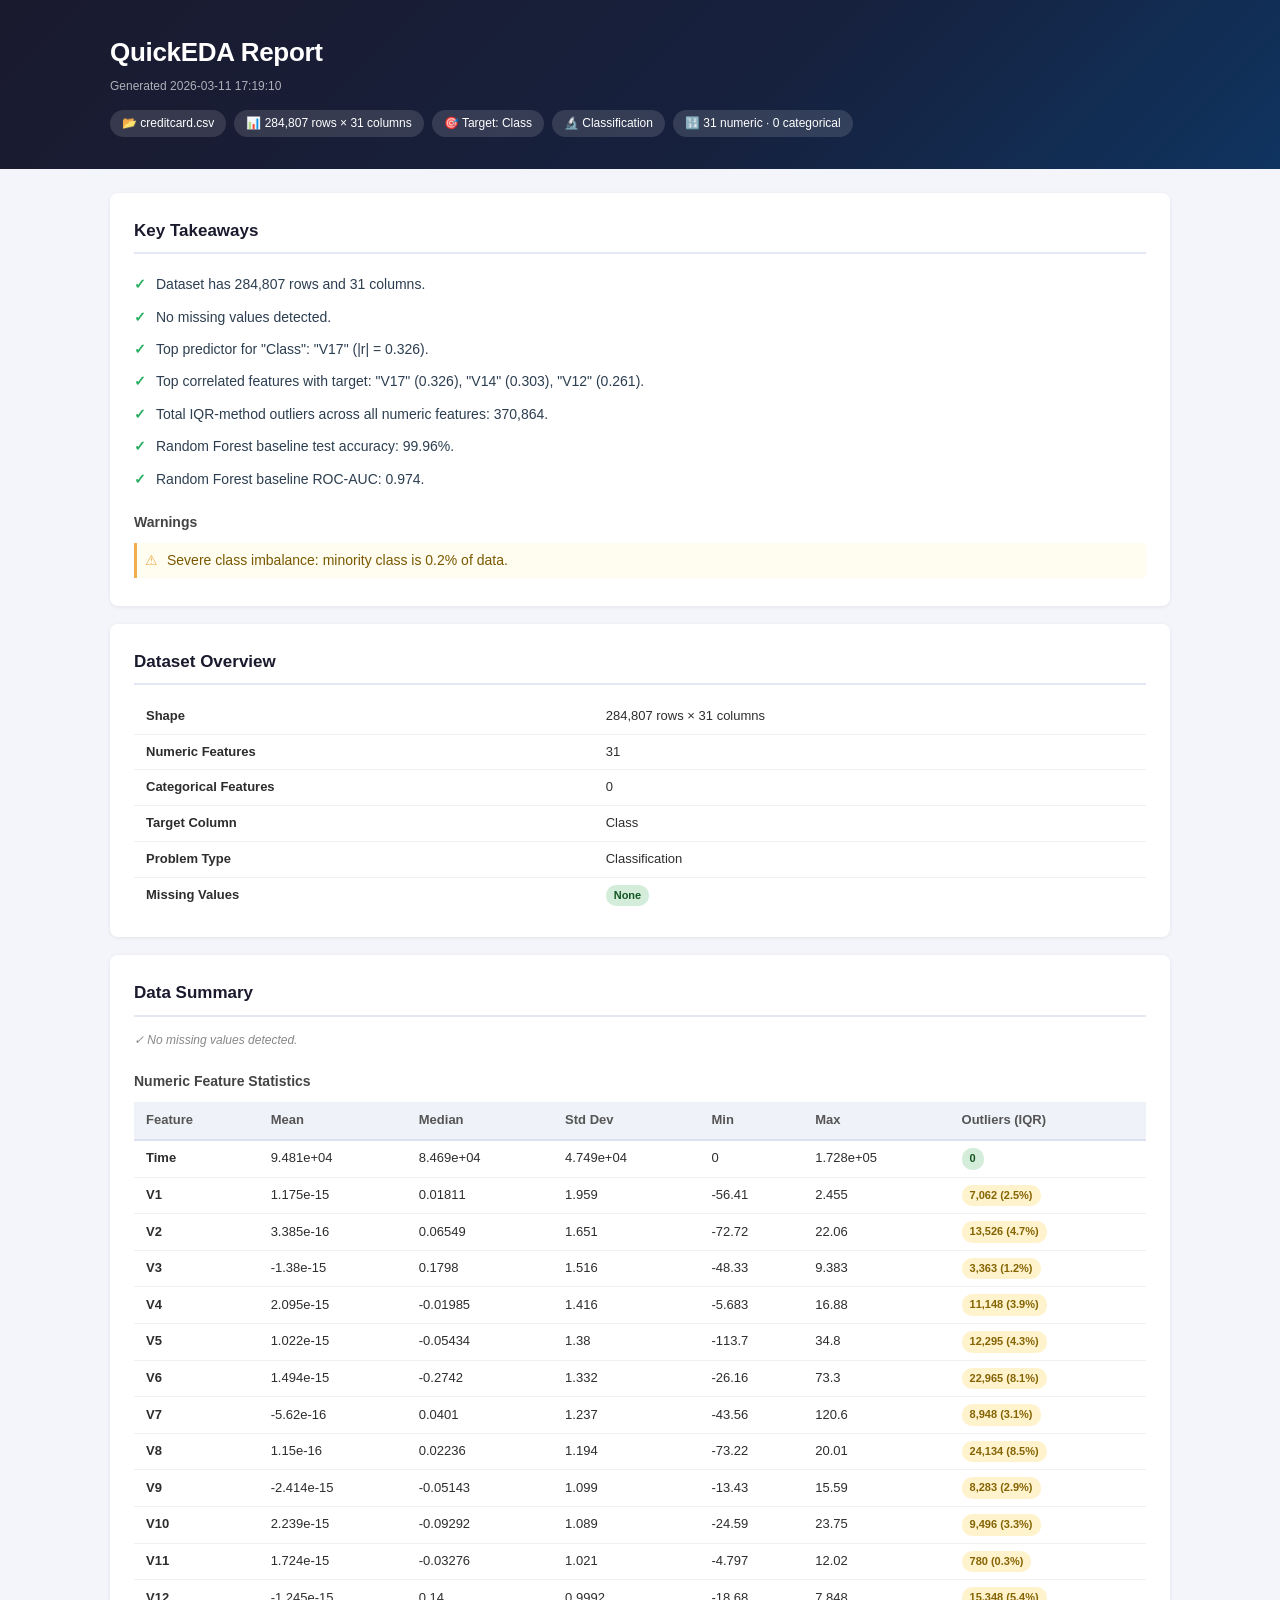
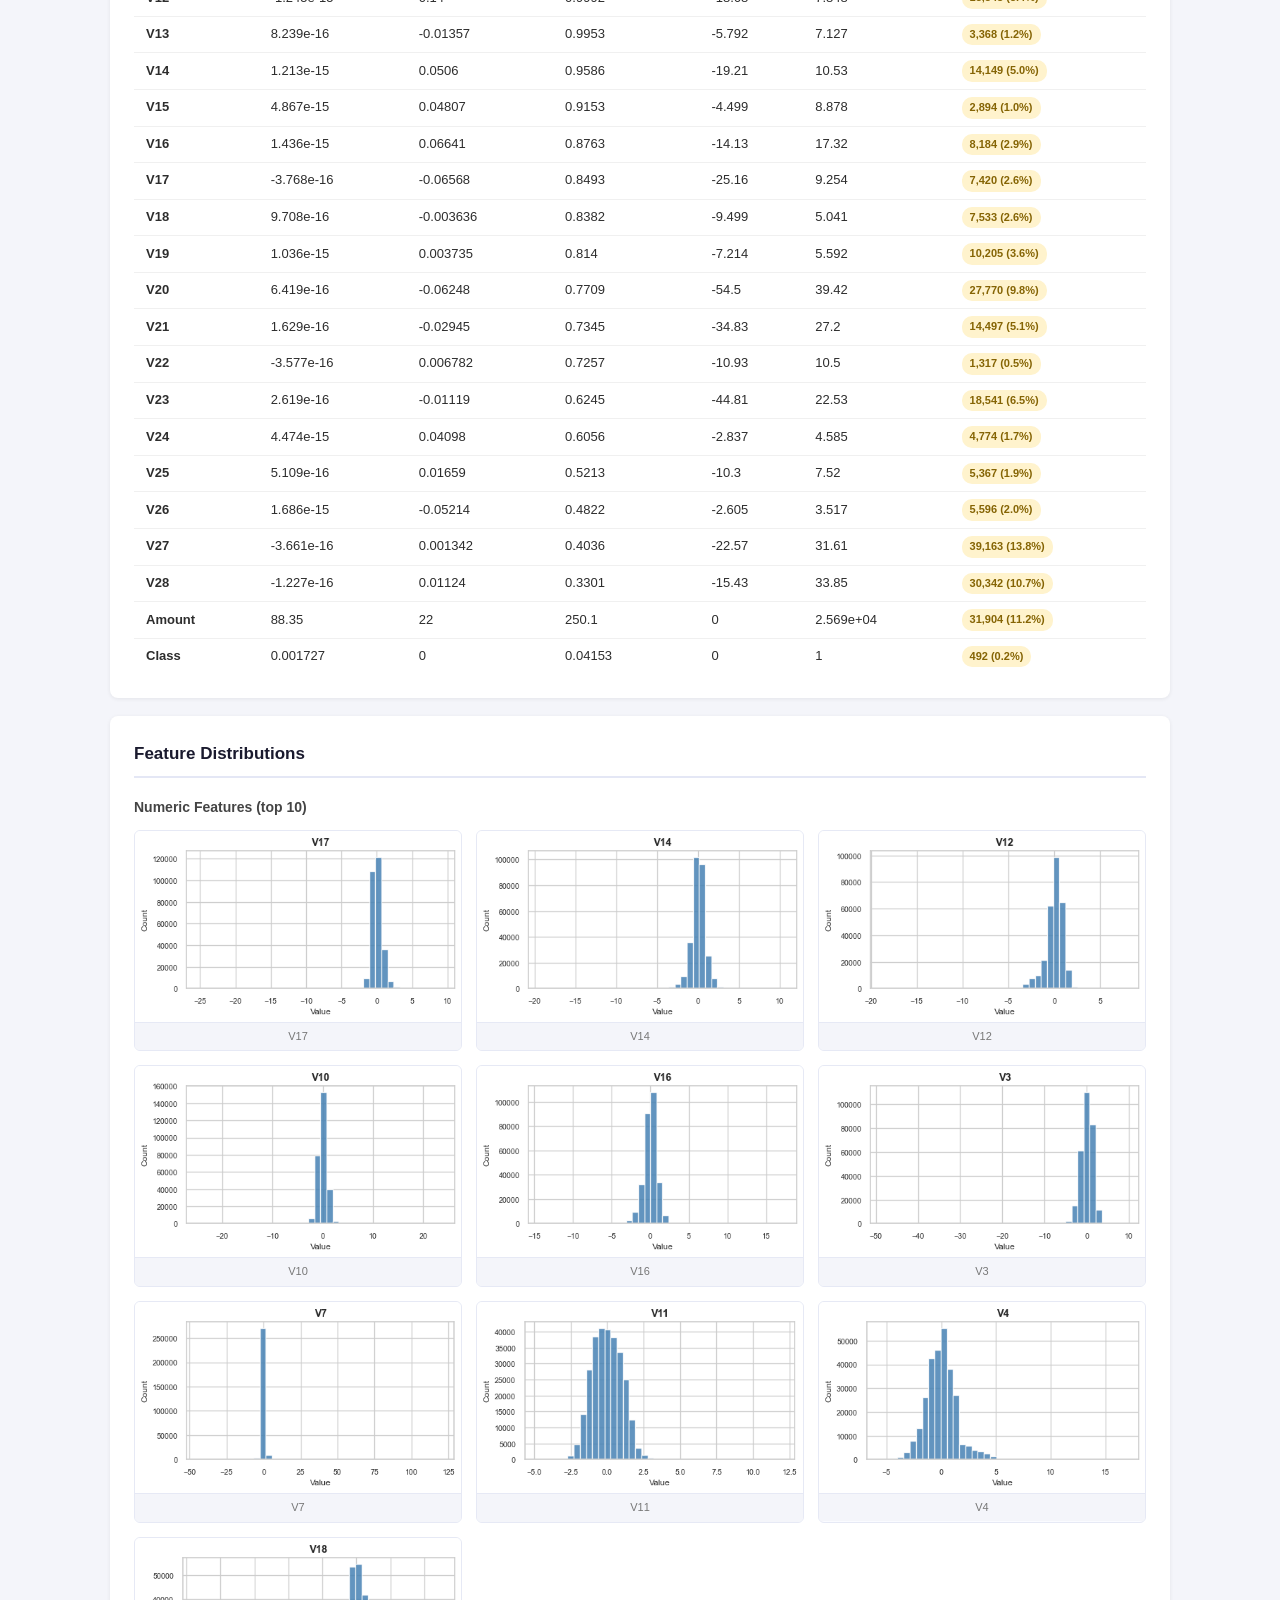
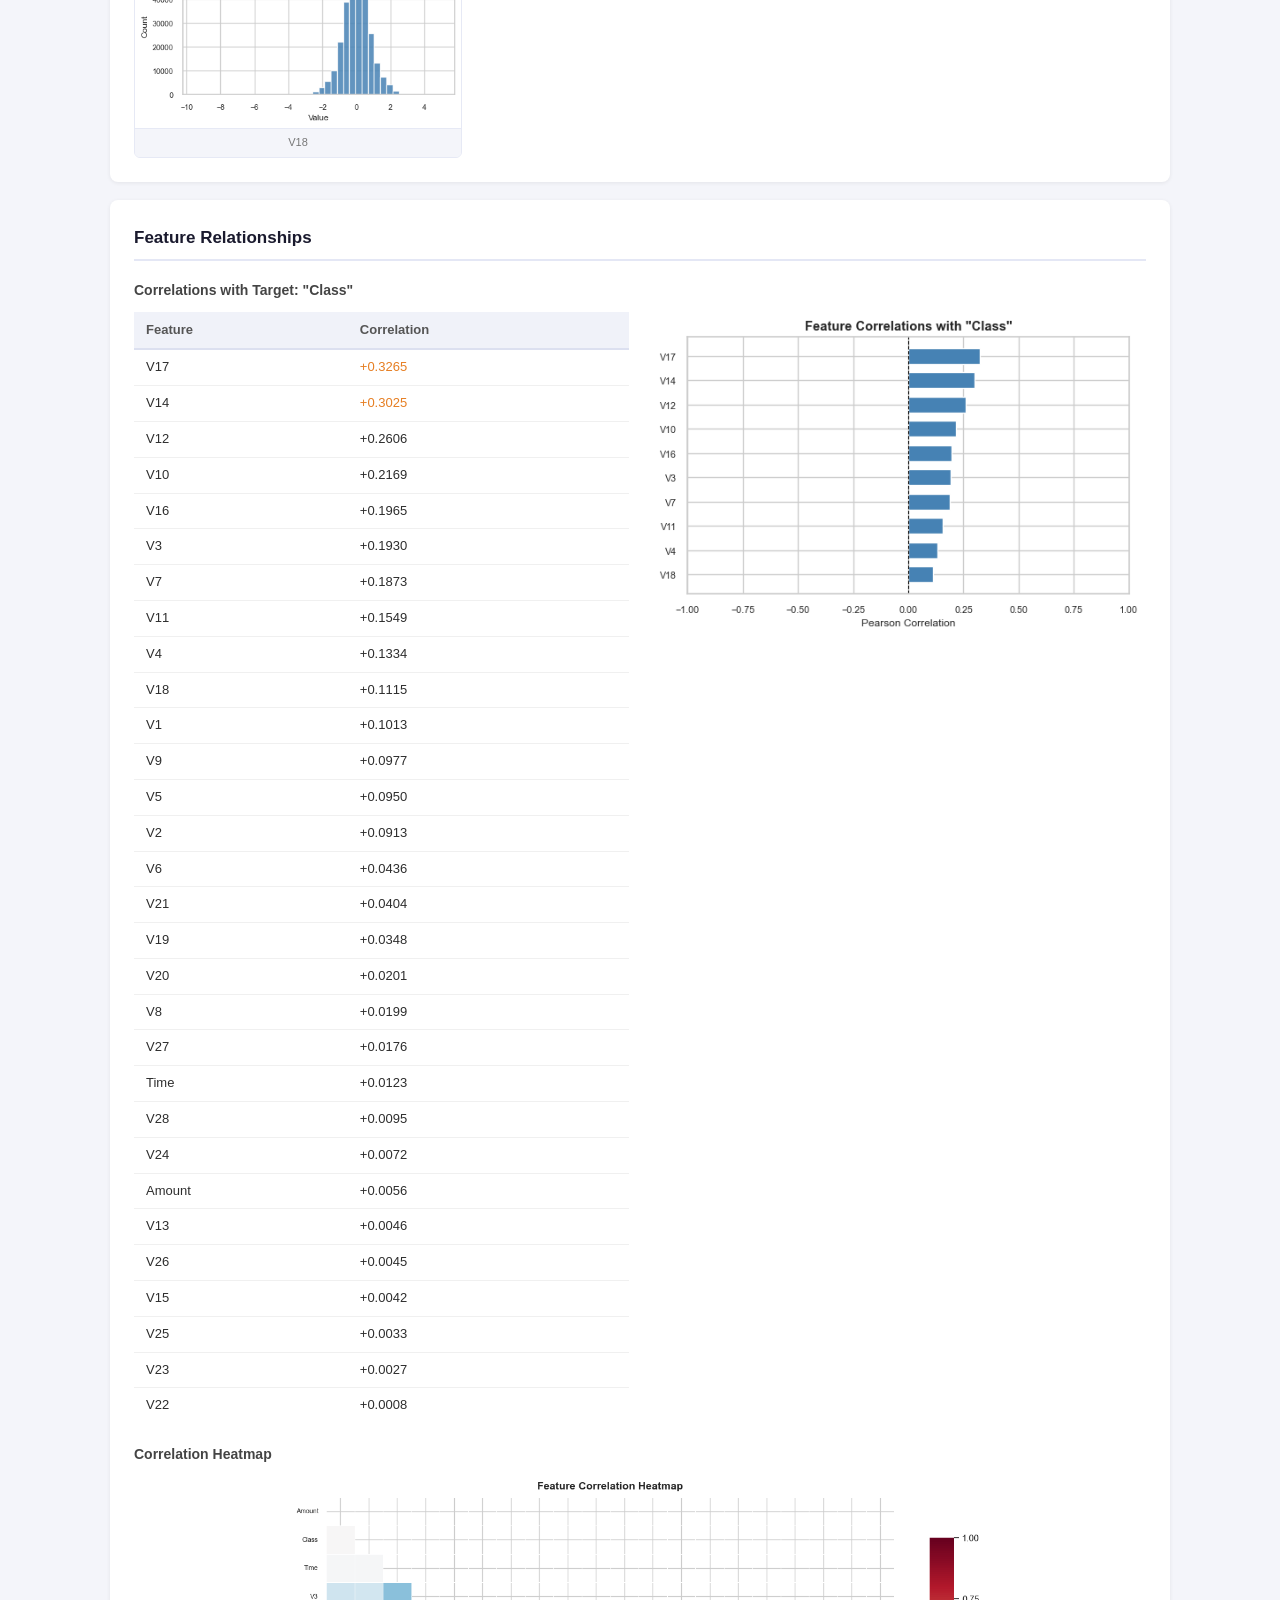
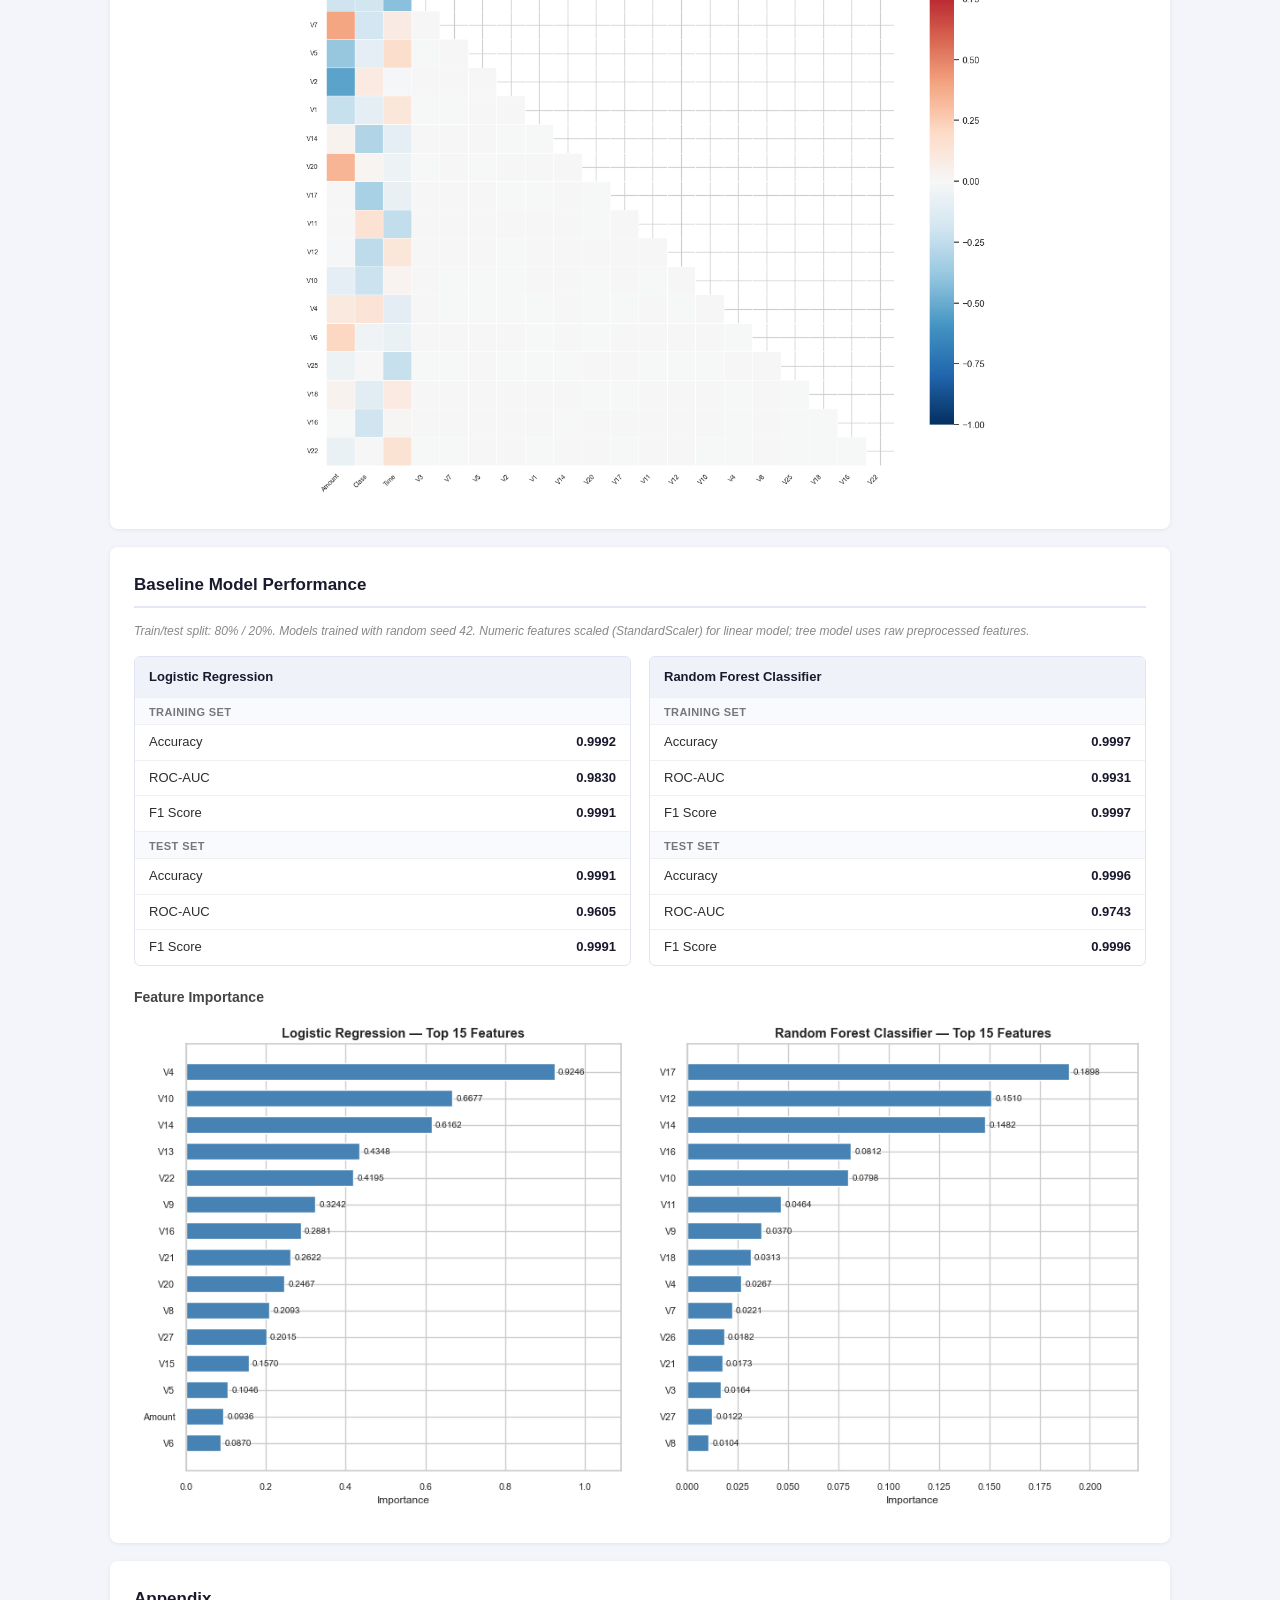
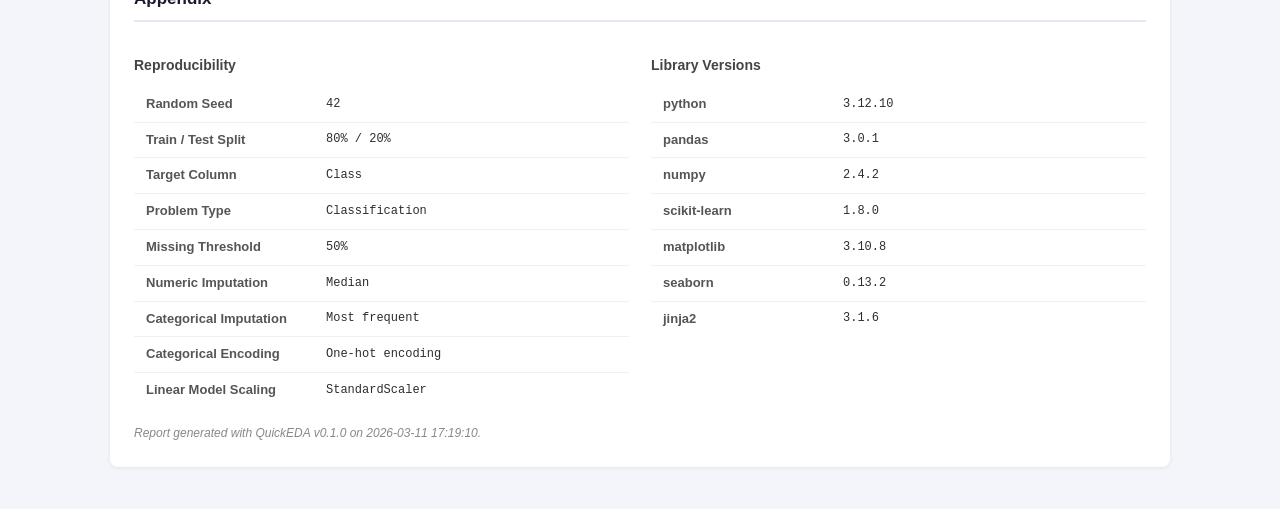
<file: reports/creditcard_report.html>
<!DOCTYPE html>
<html lang="en">
<head>
  <meta charset="UTF-8">
  <meta name="viewport" content="width=device-width, initial-scale=1.0">
  <title>QuickEDA Report – creditcard.csv</title>
  <style>
    *, *::before, *::after { box-sizing: border-box; margin: 0; padding: 0; }
    body {
      font-family: -apple-system, BlinkMacSystemFont, "Segoe UI", Roboto, "Helvetica Neue", sans-serif;
      font-size: 14px; line-height: 1.6; color: #2d2d2d; background: #f4f5fa;
    }
    .container { max-width: 1100px; margin: 0 auto; padding: 24px 20px; }
    /* ── Header ── */
    header {
      background: linear-gradient(135deg, #1a1a2e 0%, #16213e 60%, #0f3460 100%);
      color: #fff; padding: 32px 0;
    }
    header .inner { max-width: 1100px; margin: 0 auto; padding: 0 20px; }
    header h1 { font-size: 26px; letter-spacing: -0.3px; }
    header .subtitle { opacity: 0.65; font-size: 12px; margin-top: 3px; }
    header .meta { display: flex; flex-wrap: wrap; gap: 8px; margin-top: 14px; }
    header .meta .chip {
      background: rgba(255,255,255,0.13); border-radius: 20px;
      padding: 4px 12px; font-size: 12px; white-space: nowrap;
    }
    /* ── Sections ── */
    section {
      background: #fff; border-radius: 8px; padding: 24px;
      margin-bottom: 18px; box-shadow: 0 1px 4px rgba(0,0,0,0.07);
    }
    h2 {
      font-size: 17px; color: #1a1a2e; margin-bottom: 14px;
      padding-bottom: 8px; border-bottom: 2px solid #e4e7f5;
    }
    h3 { font-size: 14px; font-weight: 600; color: #444; margin: 18px 0 10px; }
    /* ── Tables ── */
    .table-wrap { overflow-x: auto; }
    table { width: 100%; border-collapse: collapse; font-size: 13px; }
    thead th {
      background: #f0f2f9; padding: 8px 12px; text-align: left;
      font-weight: 600; color: #555; border-bottom: 2px solid #dce0f0;
    }
    td { padding: 7px 12px; border-bottom: 1px solid #f0f0f0; vertical-align: middle; }
    tr:last-child td { border-bottom: none; }
    tbody tr:hover td { background: #fafbff; }
    /* ── Badges ── */
    .badge {
      display: inline-block; padding: 2px 8px; border-radius: 10px;
      font-size: 11px; font-weight: 600; white-space: nowrap;
    }
    .badge-green  { background: #d4edda; color: #155724; }
    .badge-yellow { background: #fff3cd; color: #856404; }
    .badge-red    { background: #f8d7da; color: #721c24; }
    .badge-blue   { background: #cce5ff; color: #004085; }
    /* ── Takeaways ── */
    .insight-list { list-style: none; }
    .insight-list li {
      padding: 5px 0 5px 22px; position: relative; color: #2c3e50;
    }
    .insight-list li::before { content: "✓"; position: absolute; left: 0; color: #27ae60; font-weight: 700; }
    .warning-list { list-style: none; margin-top: 4px; }
    .warning-list li {
      padding: 6px 10px 6px 30px; position: relative; color: #7a5800;
      background: #fffdf0; border-left: 3px solid #f0ad4e;
      border-radius: 0 4px 4px 0; margin: 4px 0;
    }
    .warning-list li::before { content: "⚠"; position: absolute; left: 8px; color: #f0ad4e; }
    /* ── Plot grid ── */
    .plot-grid {
      display: grid; grid-template-columns: repeat(auto-fill, minmax(300px, 1fr));
      gap: 14px; margin-top: 12px;
    }
    .plot-card {
      border: 1px solid #e6e9f5; border-radius: 6px; overflow: hidden; background: #fafbff;
    }
    .plot-card img { width: 100%; display: block; }
    .plot-card .plot-label {
      padding: 5px 10px; font-size: 11px; color: #777;
      text-align: center; background: #f4f5fa; border-top: 1px solid #e6e9f5;
    }
    /* ── Two-column layout ── */
    .two-col { display: grid; grid-template-columns: 1fr 1fr; gap: 22px; }
    @media (max-width: 700px) { .two-col { grid-template-columns: 1fr; } }
    /* ── Metrics cards ── */
    .metrics-grid { display: grid; grid-template-columns: 1fr 1fr; gap: 18px; }
    @media (max-width: 650px) { .metrics-grid { grid-template-columns: 1fr; } }
    .metrics-card { border: 1px solid #e0e4f4; border-radius: 6px; overflow: hidden; }
    .metrics-card-header {
      background: #f0f2f9; padding: 10px 14px;
      font-weight: 600; font-size: 13px; color: #1a1a2e;
    }
    .split-header {
      padding: 6px 14px 2px; font-size: 11px; color: #777; font-weight: 600;
      text-transform: uppercase; letter-spacing: 0.4px; background: #f9fafd;
      border-top: 1px solid #eef0f8;
    }
    .metric-row {
      display: flex; justify-content: space-between; padding: 7px 14px;
      border-top: 1px solid #f0f0f0; font-size: 13px;
    }
    .metric-val { font-weight: 600; color: #1a1a2e; font-variant-numeric: tabular-nums; }
    /* ── Correlation colours ── */
    .corr-high { color: #c0392b; font-weight: 600; }
    .corr-med  { color: #e67e22; }
    /* ── Appendix ── */
    .version-table td:first-child { font-weight: 600; color: #555; width: 180px; }
    .version-table td:last-child  { font-family: monospace; font-size: 12px; }
    /* ── Misc ── */
    .note { font-size: 12px; color: #888; font-style: italic; margin-top: 8px; }
    .center { text-align: center; }
    .mt16 { margin-top: 16px; }
    .mt20 { margin-top: 20px; }
  </style>
</head>
<body>

<!-- ═══════════════════════════════ HEADER ══════════════════════════════════ -->
<header>
  <div class="inner">
    <h1>QuickEDA Report</h1>
    <div class="subtitle">Generated 2026-03-11 17:19:10</div>
    <div class="meta">
      <span class="chip">📂 creditcard.csv</span>
      <span class="chip">📊 284,807 rows × 31 columns</span>
      <span class="chip">🎯 Target: Class</span>
      <span class="chip">🔬 Classification</span>
      <span class="chip">🔢 31 numeric · 0 categorical</span>
    </div>
  </div>
</header>

<div class="container">

<!-- ═══════════════════════════ KEY TAKEAWAYS ══════════════════════════════ -->
<section id="takeaways">
  <h2>Key Takeaways</h2>
  
  <ul class="insight-list">
    <li>Dataset has 284,807 rows and 31 columns.</li><li>No missing values detected.</li><li>Top predictor for &#34;Class&#34;: &#34;V17&#34; (|r| = 0.326).</li><li>Top correlated features with target: &#34;V17&#34; (0.326), &#34;V14&#34; (0.303), &#34;V12&#34; (0.261).</li><li>Total IQR-method outliers across all numeric features: 370,864.</li><li>Random Forest baseline test accuracy: 99.96%.</li><li>Random Forest baseline ROC-AUC: 0.974.</li>
  </ul>
  
  
  <h3 class="mt16">Warnings</h3>
  <ul class="warning-list">
    <li>Severe class imbalance: minority class is 0.2% of data.</li>
  </ul>
  
  
</section>

<!-- ════════════════════════ DATASET OVERVIEW ══════════════════════════════ -->
<section id="overview">
  <h2>Dataset Overview</h2>
  <table>
    <tbody>
      <tr><td><strong>Shape</strong></td><td>284,807 rows × 31 columns</td></tr>
      <tr><td><strong>Numeric Features</strong></td><td>31</td></tr>
      <tr><td><strong>Categorical Features</strong></td><td>0</td></tr>
      <tr><td><strong>Target Column</strong></td><td>Class</td></tr>
      <tr><td><strong>Problem Type</strong></td><td>Classification</td></tr>
      <tr>
        <td><strong>Missing Values</strong></td>
        <td>
          
          <span class="badge badge-green">None</span>
          
        </td>
      </tr>
    </tbody>
  </table>
</section>

<!-- ══════════════════════════ DATA SUMMARY ════════════════════════════════ -->
<section id="data-summary">
  <h2>Data Summary</h2>

  
  <p class="note">✓ No missing values detected.</p>
  

  
  <h3 class="mt20">Numeric Feature Statistics</h3>
  <div class="table-wrap">
  <table>
    <thead>
      <tr>
        <th>Feature</th><th>Mean</th><th>Median</th><th>Std Dev</th>
        <th>Min</th><th>Max</th><th>Outliers (IQR)</th>
      </tr>
    </thead>
    <tbody>
      
      <tr>
        <td><strong>Time</strong></td>
        <td>9.481e+04</td>
        <td>8.469e+04</td>
        <td>4.749e+04</td>
        <td>0</td>
        <td>1.728e+05</td>
        <td>
          
          <span class="badge badge-green">0</span>
          
        </td>
      </tr>
      
      <tr>
        <td><strong>V1</strong></td>
        <td>1.175e-15</td>
        <td>0.01811</td>
        <td>1.959</td>
        <td>-56.41</td>
        <td>2.455</td>
        <td>
          
          <span class="badge badge-yellow">7,062 (2.5%)</span>
          
        </td>
      </tr>
      
      <tr>
        <td><strong>V2</strong></td>
        <td>3.385e-16</td>
        <td>0.06549</td>
        <td>1.651</td>
        <td>-72.72</td>
        <td>22.06</td>
        <td>
          
          <span class="badge badge-yellow">13,526 (4.7%)</span>
          
        </td>
      </tr>
      
      <tr>
        <td><strong>V3</strong></td>
        <td>-1.38e-15</td>
        <td>0.1798</td>
        <td>1.516</td>
        <td>-48.33</td>
        <td>9.383</td>
        <td>
          
          <span class="badge badge-yellow">3,363 (1.2%)</span>
          
        </td>
      </tr>
      
      <tr>
        <td><strong>V4</strong></td>
        <td>2.095e-15</td>
        <td>-0.01985</td>
        <td>1.416</td>
        <td>-5.683</td>
        <td>16.88</td>
        <td>
          
          <span class="badge badge-yellow">11,148 (3.9%)</span>
          
        </td>
      </tr>
      
      <tr>
        <td><strong>V5</strong></td>
        <td>1.022e-15</td>
        <td>-0.05434</td>
        <td>1.38</td>
        <td>-113.7</td>
        <td>34.8</td>
        <td>
          
          <span class="badge badge-yellow">12,295 (4.3%)</span>
          
        </td>
      </tr>
      
      <tr>
        <td><strong>V6</strong></td>
        <td>1.494e-15</td>
        <td>-0.2742</td>
        <td>1.332</td>
        <td>-26.16</td>
        <td>73.3</td>
        <td>
          
          <span class="badge badge-yellow">22,965 (8.1%)</span>
          
        </td>
      </tr>
      
      <tr>
        <td><strong>V7</strong></td>
        <td>-5.62e-16</td>
        <td>0.0401</td>
        <td>1.237</td>
        <td>-43.56</td>
        <td>120.6</td>
        <td>
          
          <span class="badge badge-yellow">8,948 (3.1%)</span>
          
        </td>
      </tr>
      
      <tr>
        <td><strong>V8</strong></td>
        <td>1.15e-16</td>
        <td>0.02236</td>
        <td>1.194</td>
        <td>-73.22</td>
        <td>20.01</td>
        <td>
          
          <span class="badge badge-yellow">24,134 (8.5%)</span>
          
        </td>
      </tr>
      
      <tr>
        <td><strong>V9</strong></td>
        <td>-2.414e-15</td>
        <td>-0.05143</td>
        <td>1.099</td>
        <td>-13.43</td>
        <td>15.59</td>
        <td>
          
          <span class="badge badge-yellow">8,283 (2.9%)</span>
          
        </td>
      </tr>
      
      <tr>
        <td><strong>V10</strong></td>
        <td>2.239e-15</td>
        <td>-0.09292</td>
        <td>1.089</td>
        <td>-24.59</td>
        <td>23.75</td>
        <td>
          
          <span class="badge badge-yellow">9,496 (3.3%)</span>
          
        </td>
      </tr>
      
      <tr>
        <td><strong>V11</strong></td>
        <td>1.724e-15</td>
        <td>-0.03276</td>
        <td>1.021</td>
        <td>-4.797</td>
        <td>12.02</td>
        <td>
          
          <span class="badge badge-yellow">780 (0.3%)</span>
          
        </td>
      </tr>
      
      <tr>
        <td><strong>V12</strong></td>
        <td>-1.245e-15</td>
        <td>0.14</td>
        <td>0.9992</td>
        <td>-18.68</td>
        <td>7.848</td>
        <td>
          
          <span class="badge badge-yellow">15,348 (5.4%)</span>
          
        </td>
      </tr>
      
      <tr>
        <td><strong>V13</strong></td>
        <td>8.239e-16</td>
        <td>-0.01357</td>
        <td>0.9953</td>
        <td>-5.792</td>
        <td>7.127</td>
        <td>
          
          <span class="badge badge-yellow">3,368 (1.2%)</span>
          
        </td>
      </tr>
      
      <tr>
        <td><strong>V14</strong></td>
        <td>1.213e-15</td>
        <td>0.0506</td>
        <td>0.9586</td>
        <td>-19.21</td>
        <td>10.53</td>
        <td>
          
          <span class="badge badge-yellow">14,149 (5.0%)</span>
          
        </td>
      </tr>
      
      <tr>
        <td><strong>V15</strong></td>
        <td>4.867e-15</td>
        <td>0.04807</td>
        <td>0.9153</td>
        <td>-4.499</td>
        <td>8.878</td>
        <td>
          
          <span class="badge badge-yellow">2,894 (1.0%)</span>
          
        </td>
      </tr>
      
      <tr>
        <td><strong>V16</strong></td>
        <td>1.436e-15</td>
        <td>0.06641</td>
        <td>0.8763</td>
        <td>-14.13</td>
        <td>17.32</td>
        <td>
          
          <span class="badge badge-yellow">8,184 (2.9%)</span>
          
        </td>
      </tr>
      
      <tr>
        <td><strong>V17</strong></td>
        <td>-3.768e-16</td>
        <td>-0.06568</td>
        <td>0.8493</td>
        <td>-25.16</td>
        <td>9.254</td>
        <td>
          
          <span class="badge badge-yellow">7,420 (2.6%)</span>
          
        </td>
      </tr>
      
      <tr>
        <td><strong>V18</strong></td>
        <td>9.708e-16</td>
        <td>-0.003636</td>
        <td>0.8382</td>
        <td>-9.499</td>
        <td>5.041</td>
        <td>
          
          <span class="badge badge-yellow">7,533 (2.6%)</span>
          
        </td>
      </tr>
      
      <tr>
        <td><strong>V19</strong></td>
        <td>1.036e-15</td>
        <td>0.003735</td>
        <td>0.814</td>
        <td>-7.214</td>
        <td>5.592</td>
        <td>
          
          <span class="badge badge-yellow">10,205 (3.6%)</span>
          
        </td>
      </tr>
      
      <tr>
        <td><strong>V20</strong></td>
        <td>6.419e-16</td>
        <td>-0.06248</td>
        <td>0.7709</td>
        <td>-54.5</td>
        <td>39.42</td>
        <td>
          
          <span class="badge badge-yellow">27,770 (9.8%)</span>
          
        </td>
      </tr>
      
      <tr>
        <td><strong>V21</strong></td>
        <td>1.629e-16</td>
        <td>-0.02945</td>
        <td>0.7345</td>
        <td>-34.83</td>
        <td>27.2</td>
        <td>
          
          <span class="badge badge-yellow">14,497 (5.1%)</span>
          
        </td>
      </tr>
      
      <tr>
        <td><strong>V22</strong></td>
        <td>-3.577e-16</td>
        <td>0.006782</td>
        <td>0.7257</td>
        <td>-10.93</td>
        <td>10.5</td>
        <td>
          
          <span class="badge badge-yellow">1,317 (0.5%)</span>
          
        </td>
      </tr>
      
      <tr>
        <td><strong>V23</strong></td>
        <td>2.619e-16</td>
        <td>-0.01119</td>
        <td>0.6245</td>
        <td>-44.81</td>
        <td>22.53</td>
        <td>
          
          <span class="badge badge-yellow">18,541 (6.5%)</span>
          
        </td>
      </tr>
      
      <tr>
        <td><strong>V24</strong></td>
        <td>4.474e-15</td>
        <td>0.04098</td>
        <td>0.6056</td>
        <td>-2.837</td>
        <td>4.585</td>
        <td>
          
          <span class="badge badge-yellow">4,774 (1.7%)</span>
          
        </td>
      </tr>
      
      <tr>
        <td><strong>V25</strong></td>
        <td>5.109e-16</td>
        <td>0.01659</td>
        <td>0.5213</td>
        <td>-10.3</td>
        <td>7.52</td>
        <td>
          
          <span class="badge badge-yellow">5,367 (1.9%)</span>
          
        </td>
      </tr>
      
      <tr>
        <td><strong>V26</strong></td>
        <td>1.686e-15</td>
        <td>-0.05214</td>
        <td>0.4822</td>
        <td>-2.605</td>
        <td>3.517</td>
        <td>
          
          <span class="badge badge-yellow">5,596 (2.0%)</span>
          
        </td>
      </tr>
      
      <tr>
        <td><strong>V27</strong></td>
        <td>-3.661e-16</td>
        <td>0.001342</td>
        <td>0.4036</td>
        <td>-22.57</td>
        <td>31.61</td>
        <td>
          
          <span class="badge badge-yellow">39,163 (13.8%)</span>
          
        </td>
      </tr>
      
      <tr>
        <td><strong>V28</strong></td>
        <td>-1.227e-16</td>
        <td>0.01124</td>
        <td>0.3301</td>
        <td>-15.43</td>
        <td>33.85</td>
        <td>
          
          <span class="badge badge-yellow">30,342 (10.7%)</span>
          
        </td>
      </tr>
      
      <tr>
        <td><strong>Amount</strong></td>
        <td>88.35</td>
        <td>22</td>
        <td>250.1</td>
        <td>0</td>
        <td>2.569e+04</td>
        <td>
          
          <span class="badge badge-yellow">31,904 (11.2%)</span>
          
        </td>
      </tr>
      
      <tr>
        <td><strong>Class</strong></td>
        <td>0.001727</td>
        <td>0</td>
        <td>0.04153</td>
        <td>0</td>
        <td>1</td>
        <td>
          
          <span class="badge badge-yellow">492 (0.2%)</span>
          
        </td>
      </tr>
      
    </tbody>
  </table>
  </div>
  

  
</section>

<!-- ═══════════════════════ FEATURE DISTRIBUTIONS ═════════════════════════ -->

<section id="distributions">
  <h2>Feature Distributions</h2>
  
  <h3>Numeric Features (top 10)</h3>
  <div class="plot-grid">
    
    <div class="plot-card">
      <img src="[data-uri]" alt="Distribution – V17">
      <div class="plot-label">V17</div>
    </div>
    
    <div class="plot-card">
      <img src="[data-uri]" alt="Distribution – V14">
      <div class="plot-label">V14</div>
    </div>
    
    <div class="plot-card">
      <img src="[data-uri]" alt="Distribution – V12">
      <div class="plot-label">V12</div>
    </div>
    
    <div class="plot-card">
      <img src="[data-uri]" alt="Distribution – V10">
      <div class="plot-label">V10</div>
    </div>
    
    <div class="plot-card">
      <img src="[data-uri]" alt="Distribution – V16">
      <div class="plot-label">V16</div>
    </div>
    
    <div class="plot-card">
      <img src="[data-uri]" alt="Distribution – V3">
      <div class="plot-label">V3</div>
    </div>
    
    <div class="plot-card">
      <img src="[data-uri]" alt="Distribution – V7">
      <div class="plot-label">V7</div>
    </div>
    
    <div class="plot-card">
      <img src="[data-uri]" alt="Distribution – V11">
      <div class="plot-label">V11</div>
    </div>
    
    <div class="plot-card">
      <img src="[data-uri]" alt="Distribution – V4">
      <div class="plot-label">V4</div>
    </div>
    
    <div class="plot-card">
      <img src="[data-uri]" alt="Distribution – V18">
      <div class="plot-label">V18</div>
    </div>
    
  </div>
  

  
</section>


<!-- ════════════════════════ FEATURE RELATIONSHIPS ════════════════════════ -->
<section id="relationships">
  <h2>Feature Relationships</h2>

  
  <h3>Correlations with Target: "Class"</h3>
  <div class="two-col">
    <div class="table-wrap">
    <table>
      <thead><tr><th>Feature</th><th>Correlation</th></tr></thead>
      <tbody>
        
        <tr>
          <td>V17</td>
          <td>
            
            <span class="corr-med">+0.3265</span>
            
          </td>
        </tr>
        
        <tr>
          <td>V14</td>
          <td>
            
            <span class="corr-med">+0.3025</span>
            
          </td>
        </tr>
        
        <tr>
          <td>V12</td>
          <td>
            
            +0.2606
            
          </td>
        </tr>
        
        <tr>
          <td>V10</td>
          <td>
            
            +0.2169
            
          </td>
        </tr>
        
        <tr>
          <td>V16</td>
          <td>
            
            +0.1965
            
          </td>
        </tr>
        
        <tr>
          <td>V3</td>
          <td>
            
            +0.1930
            
          </td>
        </tr>
        
        <tr>
          <td>V7</td>
          <td>
            
            +0.1873
            
          </td>
        </tr>
        
        <tr>
          <td>V11</td>
          <td>
            
            +0.1549
            
          </td>
        </tr>
        
        <tr>
          <td>V4</td>
          <td>
            
            +0.1334
            
          </td>
        </tr>
        
        <tr>
          <td>V18</td>
          <td>
            
            +0.1115
            
          </td>
        </tr>
        
        <tr>
          <td>V1</td>
          <td>
            
            +0.1013
            
          </td>
        </tr>
        
        <tr>
          <td>V9</td>
          <td>
            
            +0.0977
            
          </td>
        </tr>
        
        <tr>
          <td>V5</td>
          <td>
            
            +0.0950
            
          </td>
        </tr>
        
        <tr>
          <td>V2</td>
          <td>
            
            +0.0913
            
          </td>
        </tr>
        
        <tr>
          <td>V6</td>
          <td>
            
            +0.0436
            
          </td>
        </tr>
        
        <tr>
          <td>V21</td>
          <td>
            
            +0.0404
            
          </td>
        </tr>
        
        <tr>
          <td>V19</td>
          <td>
            
            +0.0348
            
          </td>
        </tr>
        
        <tr>
          <td>V20</td>
          <td>
            
            +0.0201
            
          </td>
        </tr>
        
        <tr>
          <td>V8</td>
          <td>
            
            +0.0199
            
          </td>
        </tr>
        
        <tr>
          <td>V27</td>
          <td>
            
            +0.0176
            
          </td>
        </tr>
        
        <tr>
          <td>Time</td>
          <td>
            
            +0.0123
            
          </td>
        </tr>
        
        <tr>
          <td>V28</td>
          <td>
            
            +0.0095
            
          </td>
        </tr>
        
        <tr>
          <td>V24</td>
          <td>
            
            +0.0072
            
          </td>
        </tr>
        
        <tr>
          <td>Amount</td>
          <td>
            
            +0.0056
            
          </td>
        </tr>
        
        <tr>
          <td>V13</td>
          <td>
            
            +0.0046
            
          </td>
        </tr>
        
        <tr>
          <td>V26</td>
          <td>
            
            +0.0045
            
          </td>
        </tr>
        
        <tr>
          <td>V15</td>
          <td>
            
            +0.0042
            
          </td>
        </tr>
        
        <tr>
          <td>V25</td>
          <td>
            
            +0.0033
            
          </td>
        </tr>
        
        <tr>
          <td>V23</td>
          <td>
            
            +0.0027
            
          </td>
        </tr>
        
        <tr>
          <td>V22</td>
          <td>
            
            +0.0008
            
          </td>
        </tr>
        
      </tbody>
    </table>
    </div>
    <div>
      
      <img src="[data-uri]" alt="Target correlations" style="width:100%">
      
    </div>
  </div>
  

  

  
  <h3 class="mt20">Correlation Heatmap</h3>
  <div class="center">
    <img src="[data-uri]"
         alt="Correlation heatmap" style="max-width:700px; width:100%">
  </div>
  
</section>

<!-- ══════════════════════ BASELINE MODEL PERFORMANCE ═════════════════════ -->

<section id="models">
  <h2>Baseline Model Performance</h2>
  <p class="note" style="margin-bottom:14px">
    Train/test split: 80% / 20%.
    Models trained with random seed 42.
    Numeric features scaled (StandardScaler) for linear model;
    tree model uses raw preprocessed features.
  </p>

  <div class="metrics-grid">
    
    <div class="metrics-card">
      <div class="metrics-card-header">
        Logistic Regression
      </div>
      
      <div class="split-header">Training Set</div>
      
      
      <div class="metric-row">
        <span>Accuracy</span>
        <span class="metric-val">0.9992</span>
      </div>
      
      
      
      <div class="metric-row">
        <span>ROC-AUC</span>
        <span class="metric-val">0.9830</span>
      </div>
      
      
      
      <div class="metric-row">
        <span>F1 Score</span>
        <span class="metric-val">0.9991</span>
      </div>
      
      
      
      
      
      
      
      <div class="split-header">Test Set</div>
      
      
      <div class="metric-row">
        <span>Accuracy</span>
        <span class="metric-val">0.9991</span>
      </div>
      
      
      
      <div class="metric-row">
        <span>ROC-AUC</span>
        <span class="metric-val">0.9605</span>
      </div>
      
      
      
      <div class="metric-row">
        <span>F1 Score</span>
        <span class="metric-val">0.9991</span>
      </div>
      
      
      
      
      
      
      
    </div>
    

    
    <div class="metrics-card">
      <div class="metrics-card-header">
        Random Forest Classifier
      </div>
      
      <div class="split-header">Training Set</div>
      
      
      <div class="metric-row">
        <span>Accuracy</span>
        <span class="metric-val">0.9997</span>
      </div>
      
      
      
      <div class="metric-row">
        <span>ROC-AUC</span>
        <span class="metric-val">0.9931</span>
      </div>
      
      
      
      <div class="metric-row">
        <span>F1 Score</span>
        <span class="metric-val">0.9997</span>
      </div>
      
      
      
      
      
      
      
      <div class="split-header">Test Set</div>
      
      
      <div class="metric-row">
        <span>Accuracy</span>
        <span class="metric-val">0.9996</span>
      </div>
      
      
      
      <div class="metric-row">
        <span>ROC-AUC</span>
        <span class="metric-val">0.9743</span>
      </div>
      
      
      
      <div class="metric-row">
        <span>F1 Score</span>
        <span class="metric-val">0.9996</span>
      </div>
      
      
      
      
      
      
      
    </div>
    
  </div>

  
  <h3 class="mt20">Feature Importance</h3>
  <div class="two-col">
    
    <div>
      <img src="[data-uri]"
           alt="Linear model feature importance" style="width:100%">
    </div>
    
    
    <div>
      <img src="[data-uri]"
           alt="Tree model feature importance" style="width:100%">
    </div>
    
  </div>
  
</section>


<!-- ══════════════════════════════ APPENDIX ════════════════════════════════ -->
<section id="appendix">
  <h2>Appendix</h2>
  <div class="two-col">
    <div>
      <h3>Reproducibility</h3>
      <table class="version-table">
        <tbody>
          <tr><td>Random Seed</td><td>42</td></tr>
          <tr><td>Train / Test Split</td><td>80% / 20%</td></tr>
          <tr><td>Target Column</td><td>Class</td></tr>
          <tr><td>Problem Type</td><td>Classification</td></tr>
          <tr><td>Missing Threshold</td><td>50%</td></tr>
          <tr><td>Numeric Imputation</td><td>Median</td></tr>
          <tr><td>Categorical Imputation</td><td>Most frequent</td></tr>
          <tr><td>Categorical Encoding</td><td>One-hot encoding</td></tr>
          <tr><td>Linear Model Scaling</td><td>StandardScaler</td></tr>
        </tbody>
      </table>
    </div>
    <div>
      <h3>Library Versions</h3>
      <table class="version-table">
        <tbody>
          
          <tr><td>python</td><td>3.12.10</td></tr>
          
          <tr><td>pandas</td><td>3.0.1</td></tr>
          
          <tr><td>numpy</td><td>2.4.2</td></tr>
          
          <tr><td>scikit-learn</td><td>1.8.0</td></tr>
          
          <tr><td>matplotlib</td><td>3.10.8</td></tr>
          
          <tr><td>seaborn</td><td>0.13.2</td></tr>
          
          <tr><td>jinja2</td><td>3.1.6</td></tr>
          
        </tbody>
      </table>
    </div>
  </div>
  <p class="note mt16">
    Report generated with QuickEDA v0.1.0 on 2026-03-11 17:19:10.
  </p>
</section>

</div><!-- /container -->
</body>
</html>
</file>
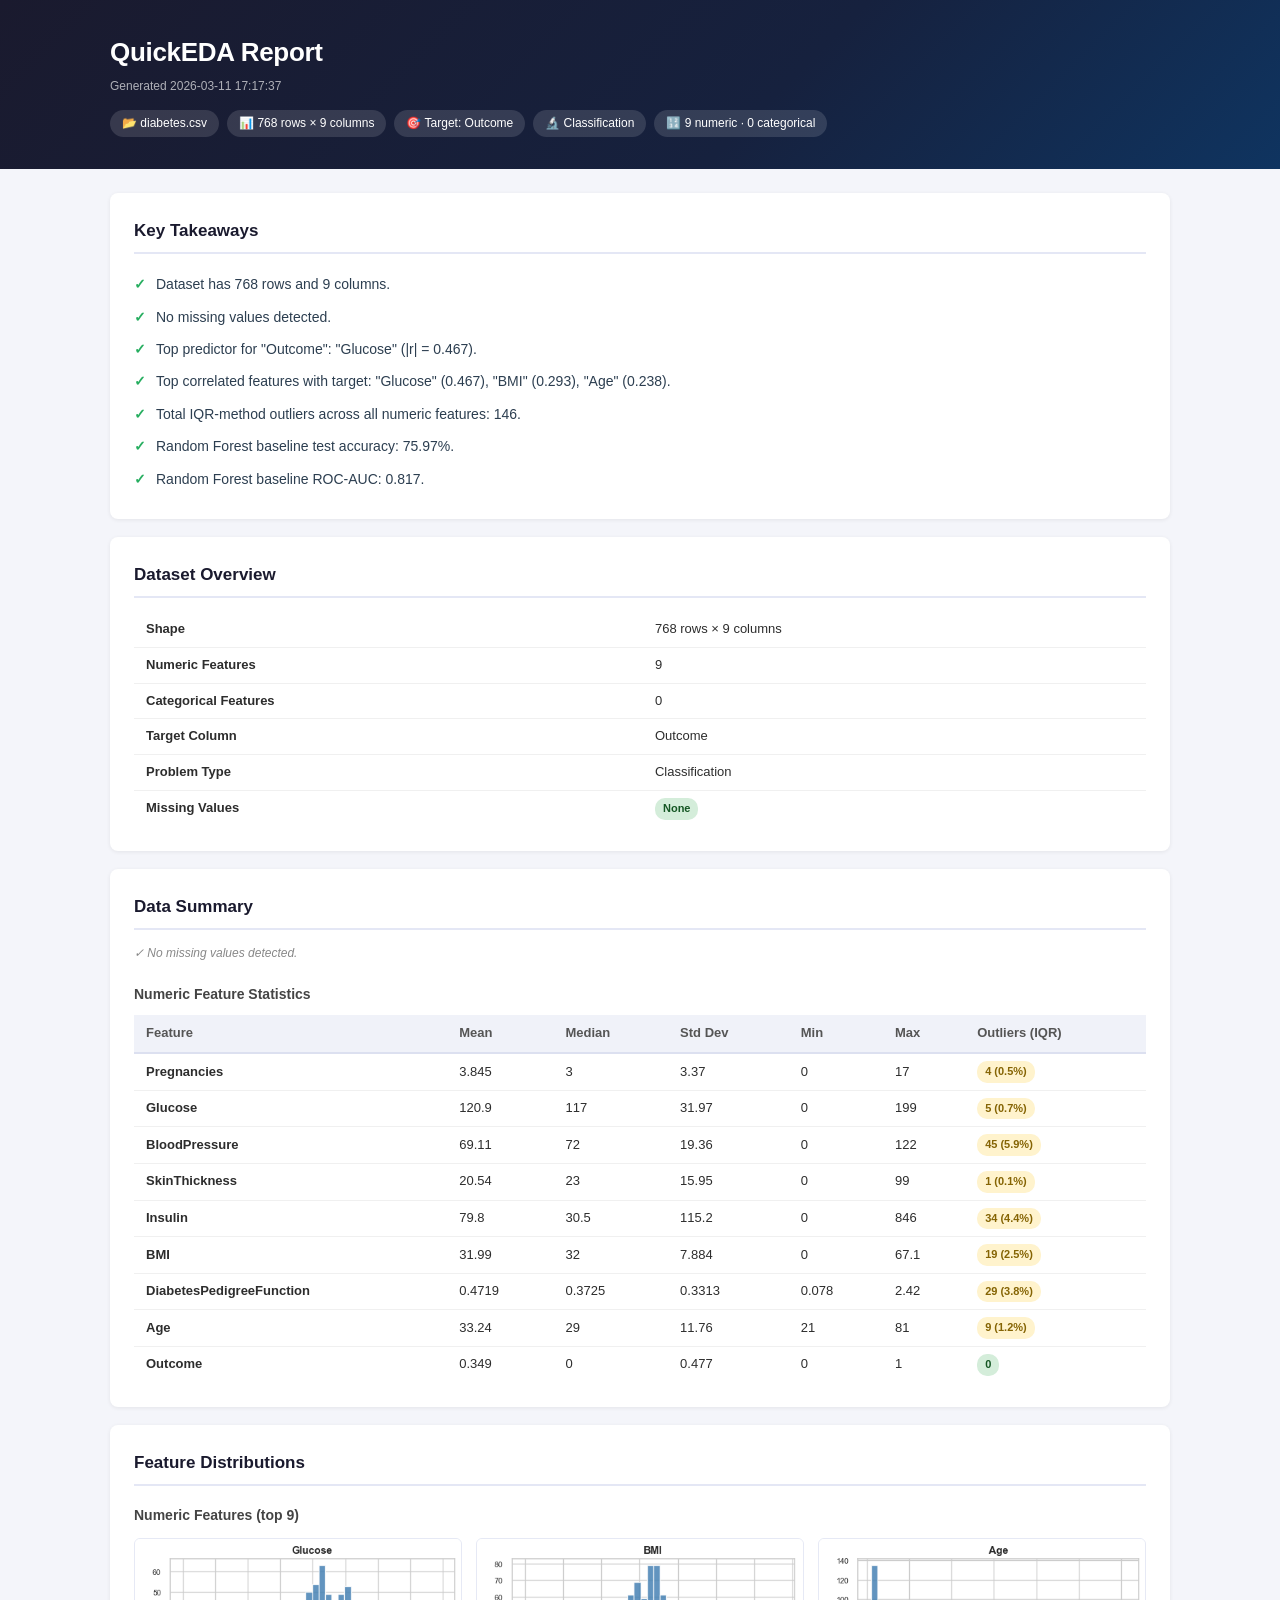
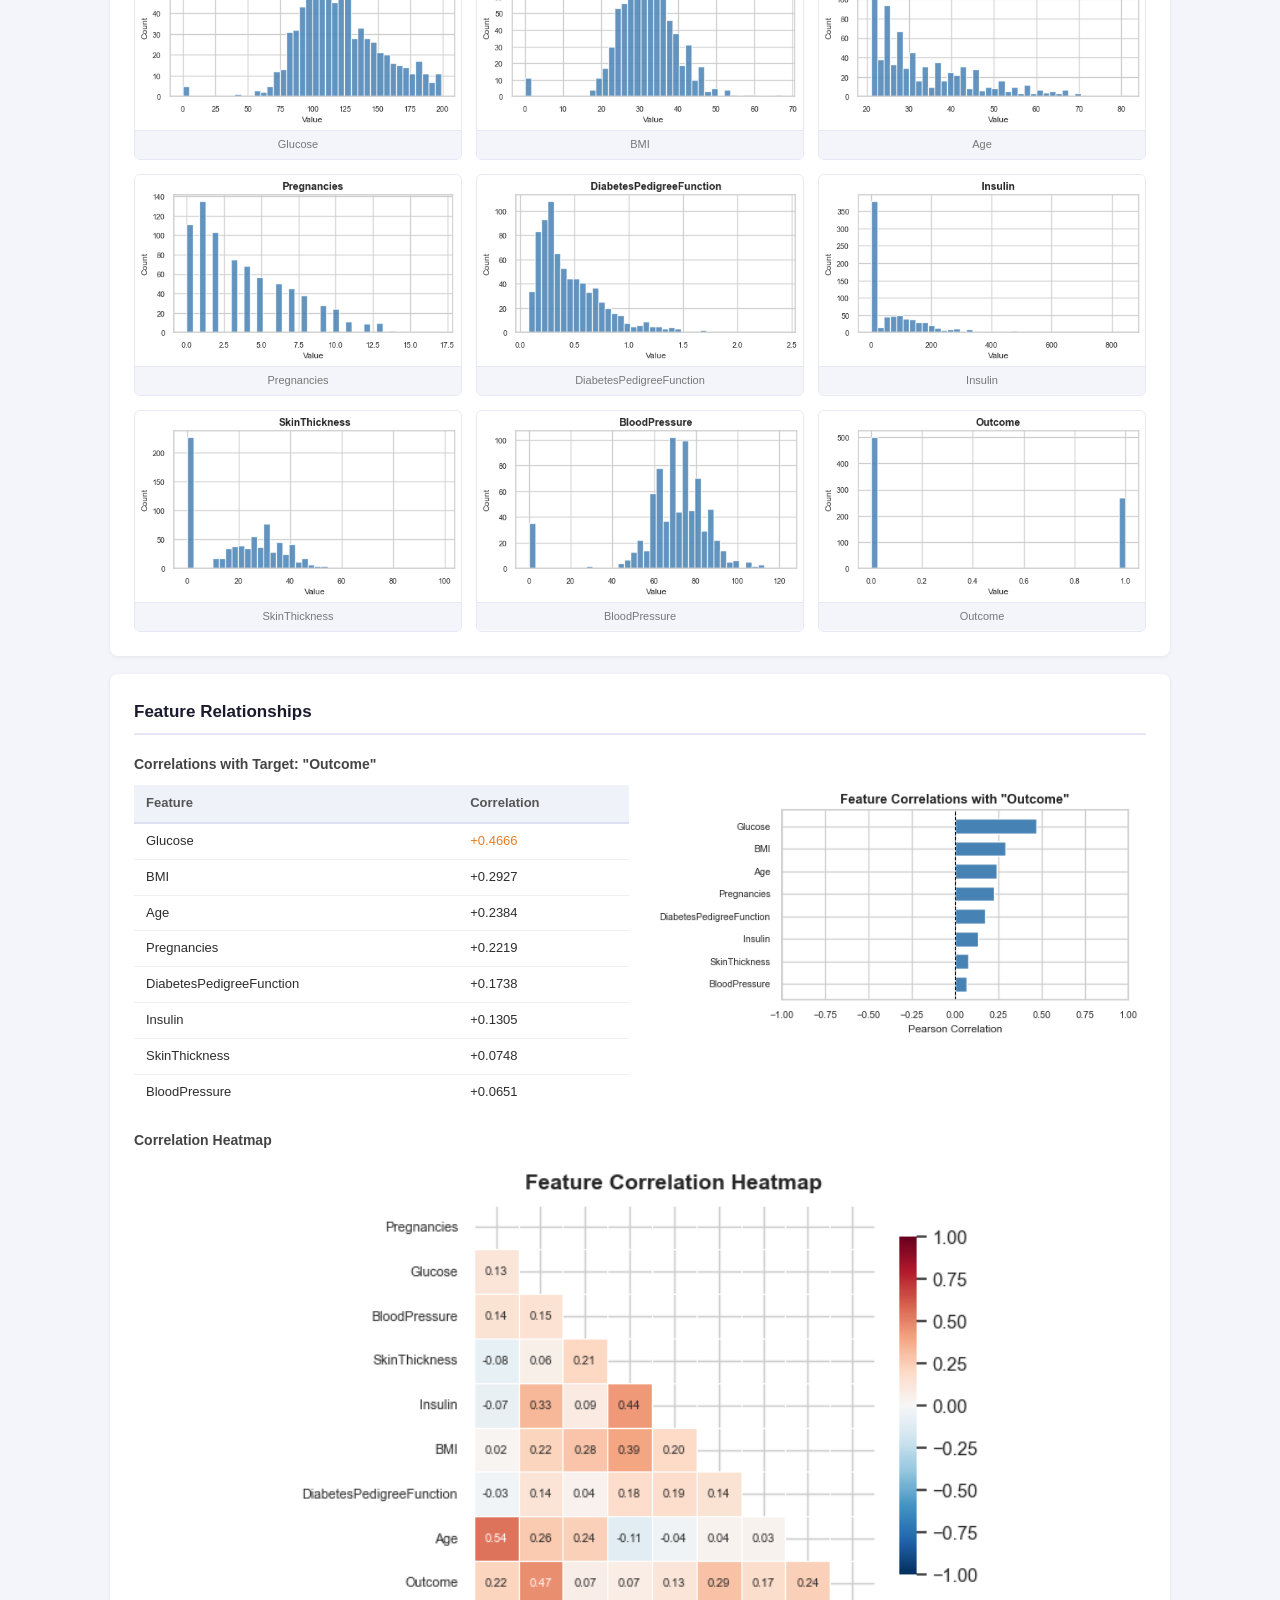
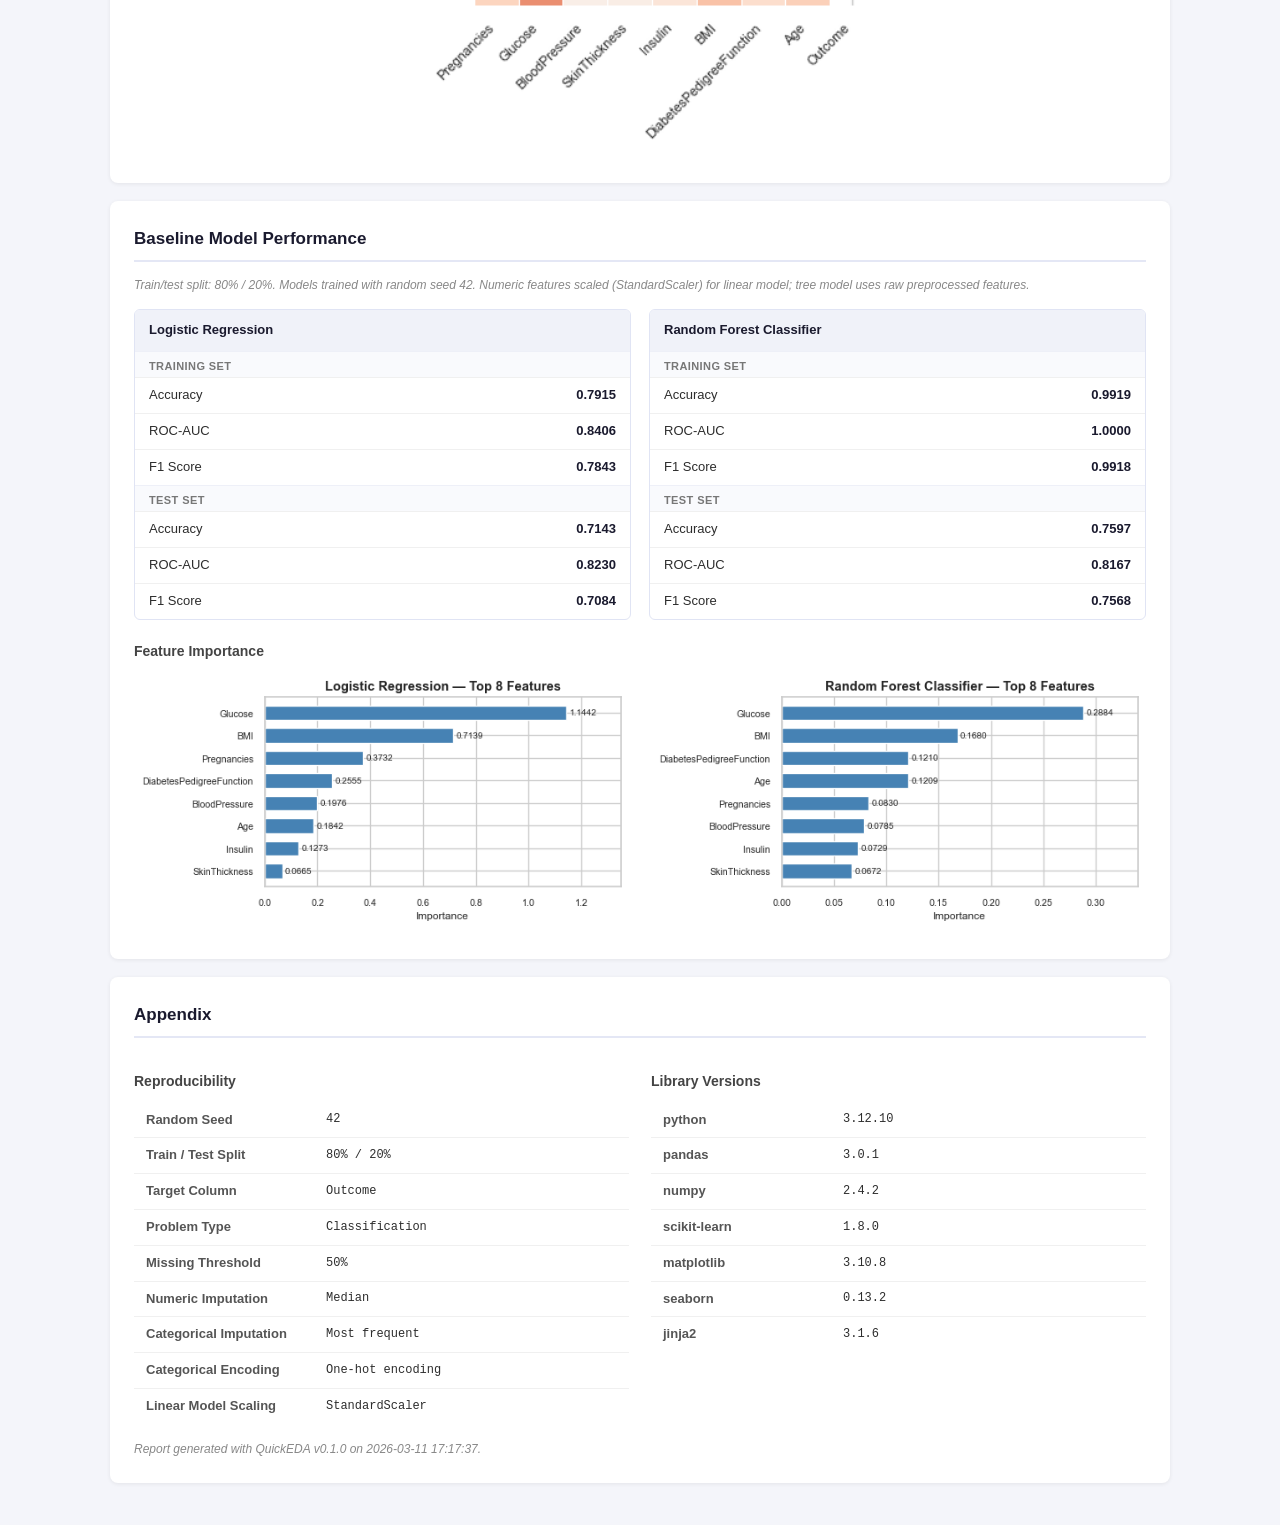
<file: reports/diabetes_report.html>
<!DOCTYPE html>
<html lang="en">
<head>
  <meta charset="UTF-8">
  <meta name="viewport" content="width=device-width, initial-scale=1.0">
  <title>QuickEDA Report – diabetes.csv</title>
  <style>
    *, *::before, *::after { box-sizing: border-box; margin: 0; padding: 0; }
    body {
      font-family: -apple-system, BlinkMacSystemFont, "Segoe UI", Roboto, "Helvetica Neue", sans-serif;
      font-size: 14px; line-height: 1.6; color: #2d2d2d; background: #f4f5fa;
    }
    .container { max-width: 1100px; margin: 0 auto; padding: 24px 20px; }
    /* ── Header ── */
    header {
      background: linear-gradient(135deg, #1a1a2e 0%, #16213e 60%, #0f3460 100%);
      color: #fff; padding: 32px 0;
    }
    header .inner { max-width: 1100px; margin: 0 auto; padding: 0 20px; }
    header h1 { font-size: 26px; letter-spacing: -0.3px; }
    header .subtitle { opacity: 0.65; font-size: 12px; margin-top: 3px; }
    header .meta { display: flex; flex-wrap: wrap; gap: 8px; margin-top: 14px; }
    header .meta .chip {
      background: rgba(255,255,255,0.13); border-radius: 20px;
      padding: 4px 12px; font-size: 12px; white-space: nowrap;
    }
    /* ── Sections ── */
    section {
      background: #fff; border-radius: 8px; padding: 24px;
      margin-bottom: 18px; box-shadow: 0 1px 4px rgba(0,0,0,0.07);
    }
    h2 {
      font-size: 17px; color: #1a1a2e; margin-bottom: 14px;
      padding-bottom: 8px; border-bottom: 2px solid #e4e7f5;
    }
    h3 { font-size: 14px; font-weight: 600; color: #444; margin: 18px 0 10px; }
    /* ── Tables ── */
    .table-wrap { overflow-x: auto; }
    table { width: 100%; border-collapse: collapse; font-size: 13px; }
    thead th {
      background: #f0f2f9; padding: 8px 12px; text-align: left;
      font-weight: 600; color: #555; border-bottom: 2px solid #dce0f0;
    }
    td { padding: 7px 12px; border-bottom: 1px solid #f0f0f0; vertical-align: middle; }
    tr:last-child td { border-bottom: none; }
    tbody tr:hover td { background: #fafbff; }
    /* ── Badges ── */
    .badge {
      display: inline-block; padding: 2px 8px; border-radius: 10px;
      font-size: 11px; font-weight: 600; white-space: nowrap;
    }
    .badge-green  { background: #d4edda; color: #155724; }
    .badge-yellow { background: #fff3cd; color: #856404; }
    .badge-red    { background: #f8d7da; color: #721c24; }
    .badge-blue   { background: #cce5ff; color: #004085; }
    /* ── Takeaways ── */
    .insight-list { list-style: none; }
    .insight-list li {
      padding: 5px 0 5px 22px; position: relative; color: #2c3e50;
    }
    .insight-list li::before { content: "✓"; position: absolute; left: 0; color: #27ae60; font-weight: 700; }
    .warning-list { list-style: none; margin-top: 4px; }
    .warning-list li {
      padding: 6px 10px 6px 30px; position: relative; color: #7a5800;
      background: #fffdf0; border-left: 3px solid #f0ad4e;
      border-radius: 0 4px 4px 0; margin: 4px 0;
    }
    .warning-list li::before { content: "⚠"; position: absolute; left: 8px; color: #f0ad4e; }
    /* ── Plot grid ── */
    .plot-grid {
      display: grid; grid-template-columns: repeat(auto-fill, minmax(300px, 1fr));
      gap: 14px; margin-top: 12px;
    }
    .plot-card {
      border: 1px solid #e6e9f5; border-radius: 6px; overflow: hidden; background: #fafbff;
    }
    .plot-card img { width: 100%; display: block; }
    .plot-card .plot-label {
      padding: 5px 10px; font-size: 11px; color: #777;
      text-align: center; background: #f4f5fa; border-top: 1px solid #e6e9f5;
    }
    /* ── Two-column layout ── */
    .two-col { display: grid; grid-template-columns: 1fr 1fr; gap: 22px; }
    @media (max-width: 700px) { .two-col { grid-template-columns: 1fr; } }
    /* ── Metrics cards ── */
    .metrics-grid { display: grid; grid-template-columns: 1fr 1fr; gap: 18px; }
    @media (max-width: 650px) { .metrics-grid { grid-template-columns: 1fr; } }
    .metrics-card { border: 1px solid #e0e4f4; border-radius: 6px; overflow: hidden; }
    .metrics-card-header {
      background: #f0f2f9; padding: 10px 14px;
      font-weight: 600; font-size: 13px; color: #1a1a2e;
    }
    .split-header {
      padding: 6px 14px 2px; font-size: 11px; color: #777; font-weight: 600;
      text-transform: uppercase; letter-spacing: 0.4px; background: #f9fafd;
      border-top: 1px solid #eef0f8;
    }
    .metric-row {
      display: flex; justify-content: space-between; padding: 7px 14px;
      border-top: 1px solid #f0f0f0; font-size: 13px;
    }
    .metric-val { font-weight: 600; color: #1a1a2e; font-variant-numeric: tabular-nums; }
    /* ── Correlation colours ── */
    .corr-high { color: #c0392b; font-weight: 600; }
    .corr-med  { color: #e67e22; }
    /* ── Appendix ── */
    .version-table td:first-child { font-weight: 600; color: #555; width: 180px; }
    .version-table td:last-child  { font-family: monospace; font-size: 12px; }
    /* ── Misc ── */
    .note { font-size: 12px; color: #888; font-style: italic; margin-top: 8px; }
    .center { text-align: center; }
    .mt16 { margin-top: 16px; }
    .mt20 { margin-top: 20px; }
  </style>
</head>
<body>

<!-- ═══════════════════════════════ HEADER ══════════════════════════════════ -->
<header>
  <div class="inner">
    <h1>QuickEDA Report</h1>
    <div class="subtitle">Generated 2026-03-11 17:17:37</div>
    <div class="meta">
      <span class="chip">📂 diabetes.csv</span>
      <span class="chip">📊 768 rows × 9 columns</span>
      <span class="chip">🎯 Target: Outcome</span>
      <span class="chip">🔬 Classification</span>
      <span class="chip">🔢 9 numeric · 0 categorical</span>
    </div>
  </div>
</header>

<div class="container">

<!-- ═══════════════════════════ KEY TAKEAWAYS ══════════════════════════════ -->
<section id="takeaways">
  <h2>Key Takeaways</h2>
  
  <ul class="insight-list">
    <li>Dataset has 768 rows and 9 columns.</li><li>No missing values detected.</li><li>Top predictor for &#34;Outcome&#34;: &#34;Glucose&#34; (|r| = 0.467).</li><li>Top correlated features with target: &#34;Glucose&#34; (0.467), &#34;BMI&#34; (0.293), &#34;Age&#34; (0.238).</li><li>Total IQR-method outliers across all numeric features: 146.</li><li>Random Forest baseline test accuracy: 75.97%.</li><li>Random Forest baseline ROC-AUC: 0.817.</li>
  </ul>
  
  
  
</section>

<!-- ════════════════════════ DATASET OVERVIEW ══════════════════════════════ -->
<section id="overview">
  <h2>Dataset Overview</h2>
  <table>
    <tbody>
      <tr><td><strong>Shape</strong></td><td>768 rows × 9 columns</td></tr>
      <tr><td><strong>Numeric Features</strong></td><td>9</td></tr>
      <tr><td><strong>Categorical Features</strong></td><td>0</td></tr>
      <tr><td><strong>Target Column</strong></td><td>Outcome</td></tr>
      <tr><td><strong>Problem Type</strong></td><td>Classification</td></tr>
      <tr>
        <td><strong>Missing Values</strong></td>
        <td>
          
          <span class="badge badge-green">None</span>
          
        </td>
      </tr>
    </tbody>
  </table>
</section>

<!-- ══════════════════════════ DATA SUMMARY ════════════════════════════════ -->
<section id="data-summary">
  <h2>Data Summary</h2>

  
  <p class="note">✓ No missing values detected.</p>
  

  
  <h3 class="mt20">Numeric Feature Statistics</h3>
  <div class="table-wrap">
  <table>
    <thead>
      <tr>
        <th>Feature</th><th>Mean</th><th>Median</th><th>Std Dev</th>
        <th>Min</th><th>Max</th><th>Outliers (IQR)</th>
      </tr>
    </thead>
    <tbody>
      
      <tr>
        <td><strong>Pregnancies</strong></td>
        <td>3.845</td>
        <td>3</td>
        <td>3.37</td>
        <td>0</td>
        <td>17</td>
        <td>
          
          <span class="badge badge-yellow">4 (0.5%)</span>
          
        </td>
      </tr>
      
      <tr>
        <td><strong>Glucose</strong></td>
        <td>120.9</td>
        <td>117</td>
        <td>31.97</td>
        <td>0</td>
        <td>199</td>
        <td>
          
          <span class="badge badge-yellow">5 (0.7%)</span>
          
        </td>
      </tr>
      
      <tr>
        <td><strong>BloodPressure</strong></td>
        <td>69.11</td>
        <td>72</td>
        <td>19.36</td>
        <td>0</td>
        <td>122</td>
        <td>
          
          <span class="badge badge-yellow">45 (5.9%)</span>
          
        </td>
      </tr>
      
      <tr>
        <td><strong>SkinThickness</strong></td>
        <td>20.54</td>
        <td>23</td>
        <td>15.95</td>
        <td>0</td>
        <td>99</td>
        <td>
          
          <span class="badge badge-yellow">1 (0.1%)</span>
          
        </td>
      </tr>
      
      <tr>
        <td><strong>Insulin</strong></td>
        <td>79.8</td>
        <td>30.5</td>
        <td>115.2</td>
        <td>0</td>
        <td>846</td>
        <td>
          
          <span class="badge badge-yellow">34 (4.4%)</span>
          
        </td>
      </tr>
      
      <tr>
        <td><strong>BMI</strong></td>
        <td>31.99</td>
        <td>32</td>
        <td>7.884</td>
        <td>0</td>
        <td>67.1</td>
        <td>
          
          <span class="badge badge-yellow">19 (2.5%)</span>
          
        </td>
      </tr>
      
      <tr>
        <td><strong>DiabetesPedigreeFunction</strong></td>
        <td>0.4719</td>
        <td>0.3725</td>
        <td>0.3313</td>
        <td>0.078</td>
        <td>2.42</td>
        <td>
          
          <span class="badge badge-yellow">29 (3.8%)</span>
          
        </td>
      </tr>
      
      <tr>
        <td><strong>Age</strong></td>
        <td>33.24</td>
        <td>29</td>
        <td>11.76</td>
        <td>21</td>
        <td>81</td>
        <td>
          
          <span class="badge badge-yellow">9 (1.2%)</span>
          
        </td>
      </tr>
      
      <tr>
        <td><strong>Outcome</strong></td>
        <td>0.349</td>
        <td>0</td>
        <td>0.477</td>
        <td>0</td>
        <td>1</td>
        <td>
          
          <span class="badge badge-green">0</span>
          
        </td>
      </tr>
      
    </tbody>
  </table>
  </div>
  

  
</section>

<!-- ═══════════════════════ FEATURE DISTRIBUTIONS ═════════════════════════ -->

<section id="distributions">
  <h2>Feature Distributions</h2>
  
  <h3>Numeric Features (top 9)</h3>
  <div class="plot-grid">
    
    <div class="plot-card">
      <img src="[data-uri]" alt="Distribution – Glucose">
      <div class="plot-label">Glucose</div>
    </div>
    
    <div class="plot-card">
      <img src="[data-uri]" alt="Distribution – BMI">
      <div class="plot-label">BMI</div>
    </div>
    
    <div class="plot-card">
      <img src="[data-uri]" alt="Distribution – Age">
      <div class="plot-label">Age</div>
    </div>
    
    <div class="plot-card">
      <img src="[data-uri]" alt="Distribution – Pregnancies">
      <div class="plot-label">Pregnancies</div>
    </div>
    
    <div class="plot-card">
      <img src="[data-uri]" alt="Distribution – DiabetesPedigreeFunction">
      <div class="plot-label">DiabetesPedigreeFunction</div>
    </div>
    
    <div class="plot-card">
      <img src="[data-uri]" alt="Distribution – Insulin">
      <div class="plot-label">Insulin</div>
    </div>
    
    <div class="plot-card">
      <img src="[data-uri]" alt="Distribution – SkinThickness">
      <div class="plot-label">SkinThickness</div>
    </div>
    
    <div class="plot-card">
      <img src="[data-uri]" alt="Distribution – BloodPressure">
      <div class="plot-label">BloodPressure</div>
    </div>
    
    <div class="plot-card">
      <img src="[data-uri]" alt="Distribution – Outcome">
      <div class="plot-label">Outcome</div>
    </div>
    
  </div>
  

  
</section>


<!-- ════════════════════════ FEATURE RELATIONSHIPS ════════════════════════ -->
<section id="relationships">
  <h2>Feature Relationships</h2>

  
  <h3>Correlations with Target: "Outcome"</h3>
  <div class="two-col">
    <div class="table-wrap">
    <table>
      <thead><tr><th>Feature</th><th>Correlation</th></tr></thead>
      <tbody>
        
        <tr>
          <td>Glucose</td>
          <td>
            
            <span class="corr-med">+0.4666</span>
            
          </td>
        </tr>
        
        <tr>
          <td>BMI</td>
          <td>
            
            +0.2927
            
          </td>
        </tr>
        
        <tr>
          <td>Age</td>
          <td>
            
            +0.2384
            
          </td>
        </tr>
        
        <tr>
          <td>Pregnancies</td>
          <td>
            
            +0.2219
            
          </td>
        </tr>
        
        <tr>
          <td>DiabetesPedigreeFunction</td>
          <td>
            
            +0.1738
            
          </td>
        </tr>
        
        <tr>
          <td>Insulin</td>
          <td>
            
            +0.1305
            
          </td>
        </tr>
        
        <tr>
          <td>SkinThickness</td>
          <td>
            
            +0.0748
            
          </td>
        </tr>
        
        <tr>
          <td>BloodPressure</td>
          <td>
            
            +0.0651
            
          </td>
        </tr>
        
      </tbody>
    </table>
    </div>
    <div>
      
      <img src="[data-uri]" alt="Target correlations" style="width:100%">
      
    </div>
  </div>
  

  

  
  <h3 class="mt20">Correlation Heatmap</h3>
  <div class="center">
    <img src="[data-uri]"
         alt="Correlation heatmap" style="max-width:700px; width:100%">
  </div>
  
</section>

<!-- ══════════════════════ BASELINE MODEL PERFORMANCE ═════════════════════ -->

<section id="models">
  <h2>Baseline Model Performance</h2>
  <p class="note" style="margin-bottom:14px">
    Train/test split: 80% / 20%.
    Models trained with random seed 42.
    Numeric features scaled (StandardScaler) for linear model;
    tree model uses raw preprocessed features.
  </p>

  <div class="metrics-grid">
    
    <div class="metrics-card">
      <div class="metrics-card-header">
        Logistic Regression
      </div>
      
      <div class="split-header">Training Set</div>
      
      
      <div class="metric-row">
        <span>Accuracy</span>
        <span class="metric-val">0.7915</span>
      </div>
      
      
      
      <div class="metric-row">
        <span>ROC-AUC</span>
        <span class="metric-val">0.8406</span>
      </div>
      
      
      
      <div class="metric-row">
        <span>F1 Score</span>
        <span class="metric-val">0.7843</span>
      </div>
      
      
      
      
      
      
      
      <div class="split-header">Test Set</div>
      
      
      <div class="metric-row">
        <span>Accuracy</span>
        <span class="metric-val">0.7143</span>
      </div>
      
      
      
      <div class="metric-row">
        <span>ROC-AUC</span>
        <span class="metric-val">0.8230</span>
      </div>
      
      
      
      <div class="metric-row">
        <span>F1 Score</span>
        <span class="metric-val">0.7084</span>
      </div>
      
      
      
      
      
      
      
    </div>
    

    
    <div class="metrics-card">
      <div class="metrics-card-header">
        Random Forest Classifier
      </div>
      
      <div class="split-header">Training Set</div>
      
      
      <div class="metric-row">
        <span>Accuracy</span>
        <span class="metric-val">0.9919</span>
      </div>
      
      
      
      <div class="metric-row">
        <span>ROC-AUC</span>
        <span class="metric-val">1.0000</span>
      </div>
      
      
      
      <div class="metric-row">
        <span>F1 Score</span>
        <span class="metric-val">0.9918</span>
      </div>
      
      
      
      
      
      
      
      <div class="split-header">Test Set</div>
      
      
      <div class="metric-row">
        <span>Accuracy</span>
        <span class="metric-val">0.7597</span>
      </div>
      
      
      
      <div class="metric-row">
        <span>ROC-AUC</span>
        <span class="metric-val">0.8167</span>
      </div>
      
      
      
      <div class="metric-row">
        <span>F1 Score</span>
        <span class="metric-val">0.7568</span>
      </div>
      
      
      
      
      
      
      
    </div>
    
  </div>

  
  <h3 class="mt20">Feature Importance</h3>
  <div class="two-col">
    
    <div>
      <img src="[data-uri]"
           alt="Linear model feature importance" style="width:100%">
    </div>
    
    
    <div>
      <img src="[data-uri]"
           alt="Tree model feature importance" style="width:100%">
    </div>
    
  </div>
  
</section>


<!-- ══════════════════════════════ APPENDIX ════════════════════════════════ -->
<section id="appendix">
  <h2>Appendix</h2>
  <div class="two-col">
    <div>
      <h3>Reproducibility</h3>
      <table class="version-table">
        <tbody>
          <tr><td>Random Seed</td><td>42</td></tr>
          <tr><td>Train / Test Split</td><td>80% / 20%</td></tr>
          <tr><td>Target Column</td><td>Outcome</td></tr>
          <tr><td>Problem Type</td><td>Classification</td></tr>
          <tr><td>Missing Threshold</td><td>50%</td></tr>
          <tr><td>Numeric Imputation</td><td>Median</td></tr>
          <tr><td>Categorical Imputation</td><td>Most frequent</td></tr>
          <tr><td>Categorical Encoding</td><td>One-hot encoding</td></tr>
          <tr><td>Linear Model Scaling</td><td>StandardScaler</td></tr>
        </tbody>
      </table>
    </div>
    <div>
      <h3>Library Versions</h3>
      <table class="version-table">
        <tbody>
          
          <tr><td>python</td><td>3.12.10</td></tr>
          
          <tr><td>pandas</td><td>3.0.1</td></tr>
          
          <tr><td>numpy</td><td>2.4.2</td></tr>
          
          <tr><td>scikit-learn</td><td>1.8.0</td></tr>
          
          <tr><td>matplotlib</td><td>3.10.8</td></tr>
          
          <tr><td>seaborn</td><td>0.13.2</td></tr>
          
          <tr><td>jinja2</td><td>3.1.6</td></tr>
          
        </tbody>
      </table>
    </div>
  </div>
  <p class="note mt16">
    Report generated with QuickEDA v0.1.0 on 2026-03-11 17:17:37.
  </p>
</section>

</div><!-- /container -->
</body>
</html>
</file>
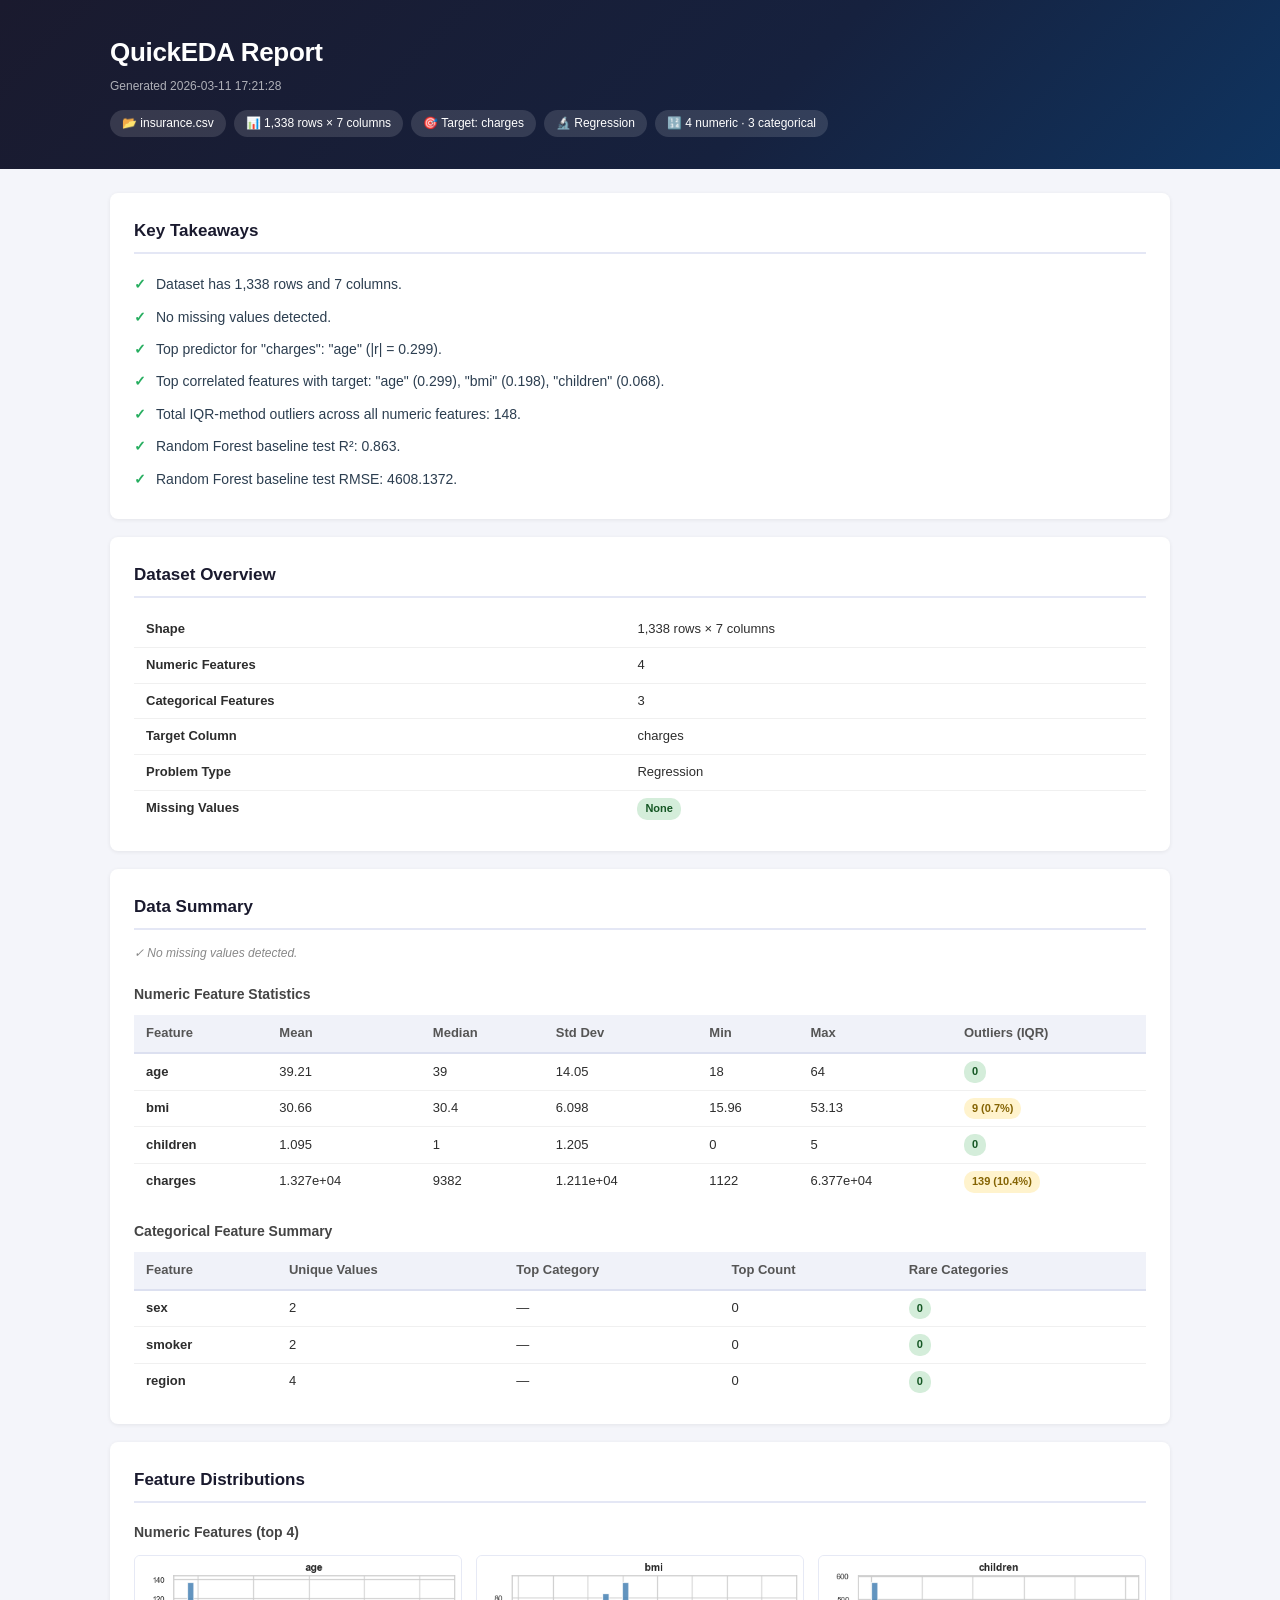
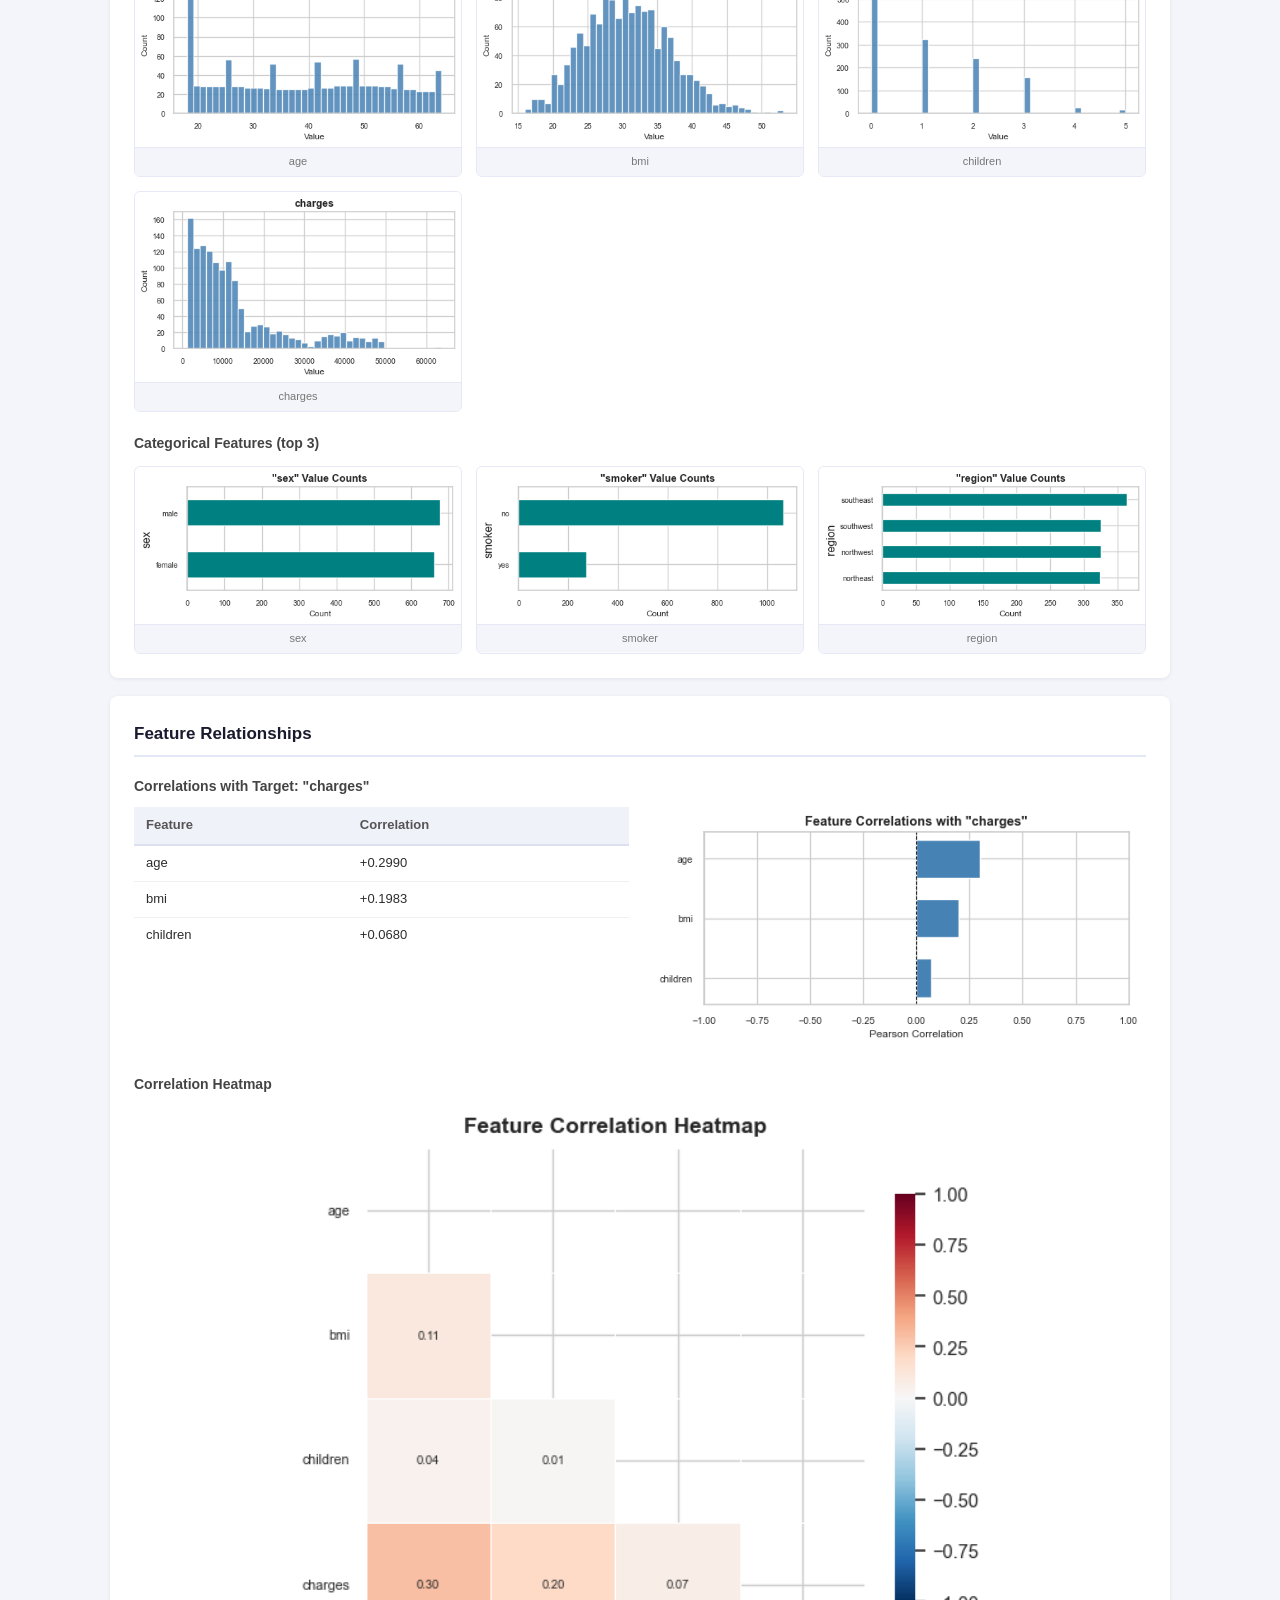
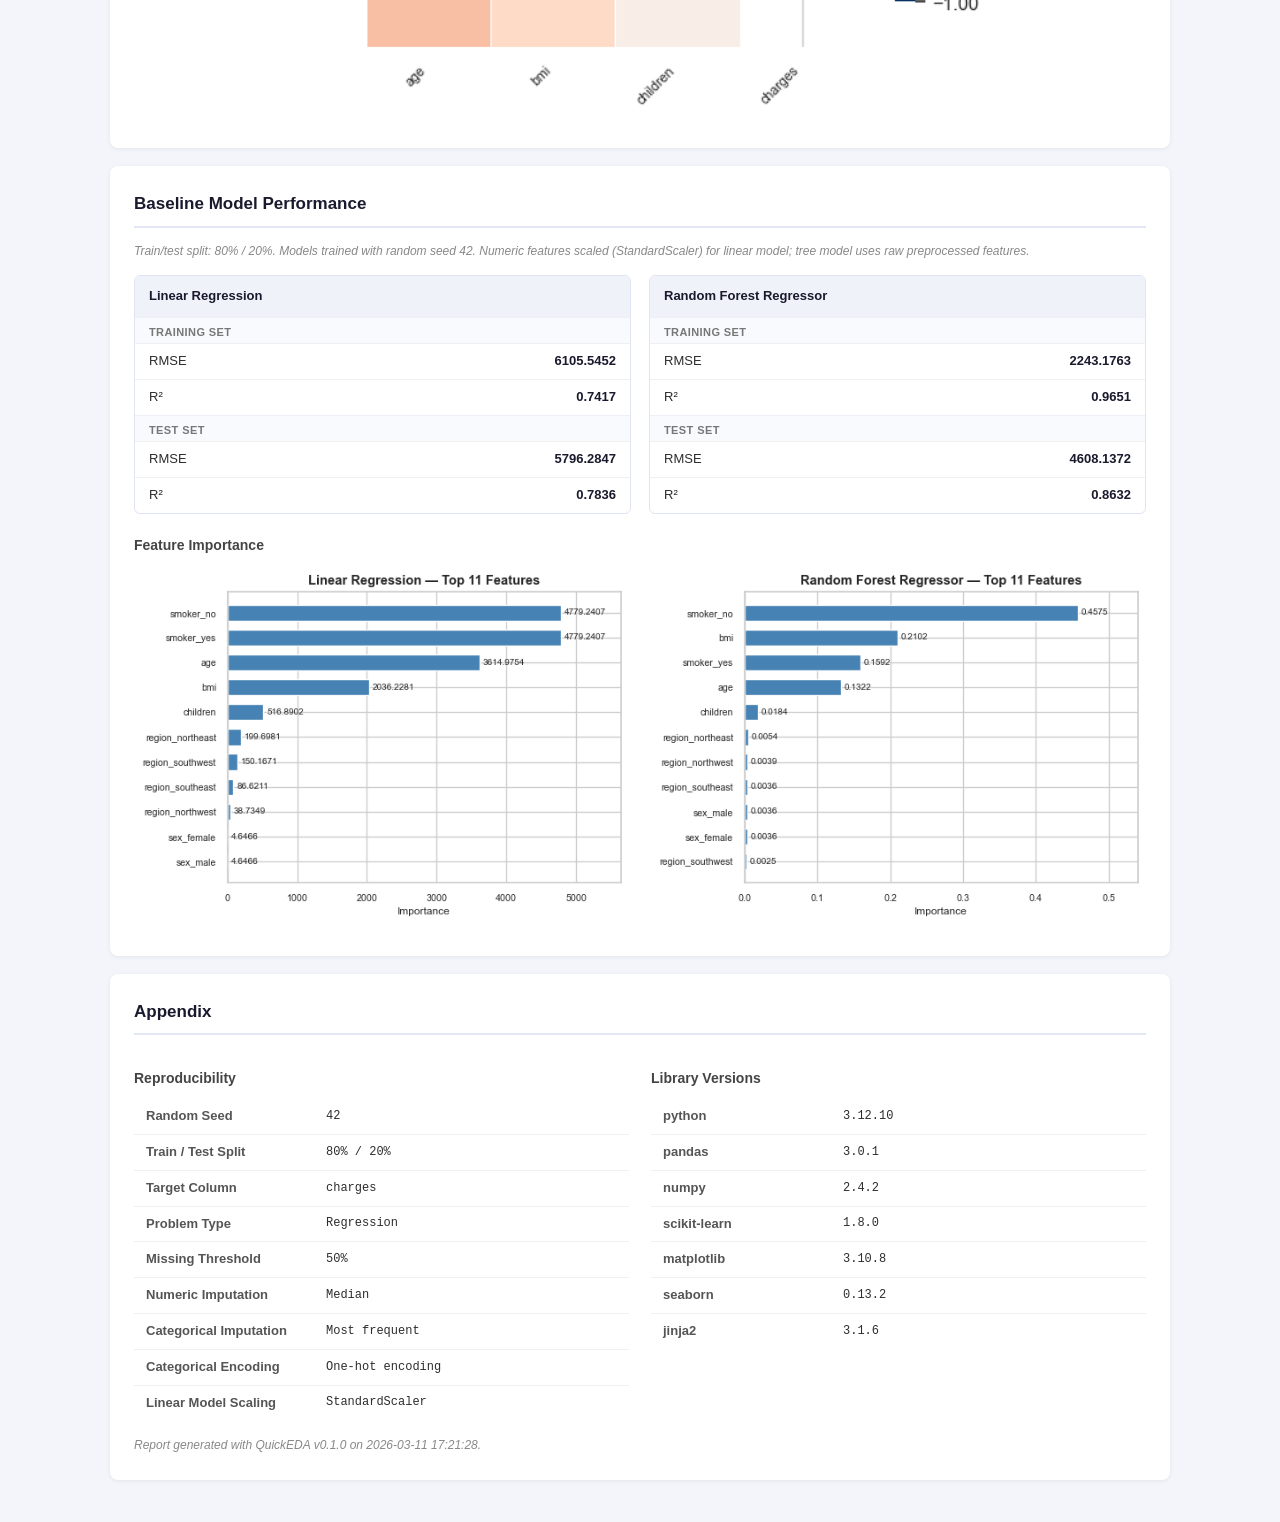
<file: reports/insurance_report.html>
<!DOCTYPE html>
<html lang="en">
<head>
  <meta charset="UTF-8">
  <meta name="viewport" content="width=device-width, initial-scale=1.0">
  <title>QuickEDA Report – insurance.csv</title>
  <style>
    *, *::before, *::after { box-sizing: border-box; margin: 0; padding: 0; }
    body {
      font-family: -apple-system, BlinkMacSystemFont, "Segoe UI", Roboto, "Helvetica Neue", sans-serif;
      font-size: 14px; line-height: 1.6; color: #2d2d2d; background: #f4f5fa;
    }
    .container { max-width: 1100px; margin: 0 auto; padding: 24px 20px; }
    /* ── Header ── */
    header {
      background: linear-gradient(135deg, #1a1a2e 0%, #16213e 60%, #0f3460 100%);
      color: #fff; padding: 32px 0;
    }
    header .inner { max-width: 1100px; margin: 0 auto; padding: 0 20px; }
    header h1 { font-size: 26px; letter-spacing: -0.3px; }
    header .subtitle { opacity: 0.65; font-size: 12px; margin-top: 3px; }
    header .meta { display: flex; flex-wrap: wrap; gap: 8px; margin-top: 14px; }
    header .meta .chip {
      background: rgba(255,255,255,0.13); border-radius: 20px;
      padding: 4px 12px; font-size: 12px; white-space: nowrap;
    }
    /* ── Sections ── */
    section {
      background: #fff; border-radius: 8px; padding: 24px;
      margin-bottom: 18px; box-shadow: 0 1px 4px rgba(0,0,0,0.07);
    }
    h2 {
      font-size: 17px; color: #1a1a2e; margin-bottom: 14px;
      padding-bottom: 8px; border-bottom: 2px solid #e4e7f5;
    }
    h3 { font-size: 14px; font-weight: 600; color: #444; margin: 18px 0 10px; }
    /* ── Tables ── */
    .table-wrap { overflow-x: auto; }
    table { width: 100%; border-collapse: collapse; font-size: 13px; }
    thead th {
      background: #f0f2f9; padding: 8px 12px; text-align: left;
      font-weight: 600; color: #555; border-bottom: 2px solid #dce0f0;
    }
    td { padding: 7px 12px; border-bottom: 1px solid #f0f0f0; vertical-align: middle; }
    tr:last-child td { border-bottom: none; }
    tbody tr:hover td { background: #fafbff; }
    /* ── Badges ── */
    .badge {
      display: inline-block; padding: 2px 8px; border-radius: 10px;
      font-size: 11px; font-weight: 600; white-space: nowrap;
    }
    .badge-green  { background: #d4edda; color: #155724; }
    .badge-yellow { background: #fff3cd; color: #856404; }
    .badge-red    { background: #f8d7da; color: #721c24; }
    .badge-blue   { background: #cce5ff; color: #004085; }
    /* ── Takeaways ── */
    .insight-list { list-style: none; }
    .insight-list li {
      padding: 5px 0 5px 22px; position: relative; color: #2c3e50;
    }
    .insight-list li::before { content: "✓"; position: absolute; left: 0; color: #27ae60; font-weight: 700; }
    .warning-list { list-style: none; margin-top: 4px; }
    .warning-list li {
      padding: 6px 10px 6px 30px; position: relative; color: #7a5800;
      background: #fffdf0; border-left: 3px solid #f0ad4e;
      border-radius: 0 4px 4px 0; margin: 4px 0;
    }
    .warning-list li::before { content: "⚠"; position: absolute; left: 8px; color: #f0ad4e; }
    /* ── Plot grid ── */
    .plot-grid {
      display: grid; grid-template-columns: repeat(auto-fill, minmax(300px, 1fr));
      gap: 14px; margin-top: 12px;
    }
    .plot-card {
      border: 1px solid #e6e9f5; border-radius: 6px; overflow: hidden; background: #fafbff;
    }
    .plot-card img { width: 100%; display: block; }
    .plot-card .plot-label {
      padding: 5px 10px; font-size: 11px; color: #777;
      text-align: center; background: #f4f5fa; border-top: 1px solid #e6e9f5;
    }
    /* ── Two-column layout ── */
    .two-col { display: grid; grid-template-columns: 1fr 1fr; gap: 22px; }
    @media (max-width: 700px) { .two-col { grid-template-columns: 1fr; } }
    /* ── Metrics cards ── */
    .metrics-grid { display: grid; grid-template-columns: 1fr 1fr; gap: 18px; }
    @media (max-width: 650px) { .metrics-grid { grid-template-columns: 1fr; } }
    .metrics-card { border: 1px solid #e0e4f4; border-radius: 6px; overflow: hidden; }
    .metrics-card-header {
      background: #f0f2f9; padding: 10px 14px;
      font-weight: 600; font-size: 13px; color: #1a1a2e;
    }
    .split-header {
      padding: 6px 14px 2px; font-size: 11px; color: #777; font-weight: 600;
      text-transform: uppercase; letter-spacing: 0.4px; background: #f9fafd;
      border-top: 1px solid #eef0f8;
    }
    .metric-row {
      display: flex; justify-content: space-between; padding: 7px 14px;
      border-top: 1px solid #f0f0f0; font-size: 13px;
    }
    .metric-val { font-weight: 600; color: #1a1a2e; font-variant-numeric: tabular-nums; }
    /* ── Correlation colours ── */
    .corr-high { color: #c0392b; font-weight: 600; }
    .corr-med  { color: #e67e22; }
    /* ── Appendix ── */
    .version-table td:first-child { font-weight: 600; color: #555; width: 180px; }
    .version-table td:last-child  { font-family: monospace; font-size: 12px; }
    /* ── Misc ── */
    .note { font-size: 12px; color: #888; font-style: italic; margin-top: 8px; }
    .center { text-align: center; }
    .mt16 { margin-top: 16px; }
    .mt20 { margin-top: 20px; }
  </style>
</head>
<body>

<!-- ═══════════════════════════════ HEADER ══════════════════════════════════ -->
<header>
  <div class="inner">
    <h1>QuickEDA Report</h1>
    <div class="subtitle">Generated 2026-03-11 17:21:28</div>
    <div class="meta">
      <span class="chip">📂 insurance.csv</span>
      <span class="chip">📊 1,338 rows × 7 columns</span>
      <span class="chip">🎯 Target: charges</span>
      <span class="chip">🔬 Regression</span>
      <span class="chip">🔢 4 numeric · 3 categorical</span>
    </div>
  </div>
</header>

<div class="container">

<!-- ═══════════════════════════ KEY TAKEAWAYS ══════════════════════════════ -->
<section id="takeaways">
  <h2>Key Takeaways</h2>
  
  <ul class="insight-list">
    <li>Dataset has 1,338 rows and 7 columns.</li><li>No missing values detected.</li><li>Top predictor for &#34;charges&#34;: &#34;age&#34; (|r| = 0.299).</li><li>Top correlated features with target: &#34;age&#34; (0.299), &#34;bmi&#34; (0.198), &#34;children&#34; (0.068).</li><li>Total IQR-method outliers across all numeric features: 148.</li><li>Random Forest baseline test R²: 0.863.</li><li>Random Forest baseline test RMSE: 4608.1372.</li>
  </ul>
  
  
  
</section>

<!-- ════════════════════════ DATASET OVERVIEW ══════════════════════════════ -->
<section id="overview">
  <h2>Dataset Overview</h2>
  <table>
    <tbody>
      <tr><td><strong>Shape</strong></td><td>1,338 rows × 7 columns</td></tr>
      <tr><td><strong>Numeric Features</strong></td><td>4</td></tr>
      <tr><td><strong>Categorical Features</strong></td><td>3</td></tr>
      <tr><td><strong>Target Column</strong></td><td>charges</td></tr>
      <tr><td><strong>Problem Type</strong></td><td>Regression</td></tr>
      <tr>
        <td><strong>Missing Values</strong></td>
        <td>
          
          <span class="badge badge-green">None</span>
          
        </td>
      </tr>
    </tbody>
  </table>
</section>

<!-- ══════════════════════════ DATA SUMMARY ════════════════════════════════ -->
<section id="data-summary">
  <h2>Data Summary</h2>

  
  <p class="note">✓ No missing values detected.</p>
  

  
  <h3 class="mt20">Numeric Feature Statistics</h3>
  <div class="table-wrap">
  <table>
    <thead>
      <tr>
        <th>Feature</th><th>Mean</th><th>Median</th><th>Std Dev</th>
        <th>Min</th><th>Max</th><th>Outliers (IQR)</th>
      </tr>
    </thead>
    <tbody>
      
      <tr>
        <td><strong>age</strong></td>
        <td>39.21</td>
        <td>39</td>
        <td>14.05</td>
        <td>18</td>
        <td>64</td>
        <td>
          
          <span class="badge badge-green">0</span>
          
        </td>
      </tr>
      
      <tr>
        <td><strong>bmi</strong></td>
        <td>30.66</td>
        <td>30.4</td>
        <td>6.098</td>
        <td>15.96</td>
        <td>53.13</td>
        <td>
          
          <span class="badge badge-yellow">9 (0.7%)</span>
          
        </td>
      </tr>
      
      <tr>
        <td><strong>children</strong></td>
        <td>1.095</td>
        <td>1</td>
        <td>1.205</td>
        <td>0</td>
        <td>5</td>
        <td>
          
          <span class="badge badge-green">0</span>
          
        </td>
      </tr>
      
      <tr>
        <td><strong>charges</strong></td>
        <td>1.327e+04</td>
        <td>9382</td>
        <td>1.211e+04</td>
        <td>1122</td>
        <td>6.377e+04</td>
        <td>
          
          <span class="badge badge-yellow">139 (10.4%)</span>
          
        </td>
      </tr>
      
    </tbody>
  </table>
  </div>
  

  
  <h3 class="mt20">Categorical Feature Summary</h3>
  <div class="table-wrap">
  <table>
    <thead>
      <tr><th>Feature</th><th>Unique Values</th><th>Top Category</th><th>Top Count</th><th>Rare Categories</th></tr>
    </thead>
    <tbody>
      
      <tr>
        <td><strong>sex</strong></td>
        <td>2</td>
        <td>—</td>
        <td>0</td>
        <td>
          
          <span class="badge badge-green">0</span>
          
        </td>
      </tr>
      
      <tr>
        <td><strong>smoker</strong></td>
        <td>2</td>
        <td>—</td>
        <td>0</td>
        <td>
          
          <span class="badge badge-green">0</span>
          
        </td>
      </tr>
      
      <tr>
        <td><strong>region</strong></td>
        <td>4</td>
        <td>—</td>
        <td>0</td>
        <td>
          
          <span class="badge badge-green">0</span>
          
        </td>
      </tr>
      
    </tbody>
  </table>
  </div>
  
</section>

<!-- ═══════════════════════ FEATURE DISTRIBUTIONS ═════════════════════════ -->

<section id="distributions">
  <h2>Feature Distributions</h2>
  
  <h3>Numeric Features (top 4)</h3>
  <div class="plot-grid">
    
    <div class="plot-card">
      <img src="[data-uri]" alt="Distribution – age">
      <div class="plot-label">age</div>
    </div>
    
    <div class="plot-card">
      <img src="[data-uri]" alt="Distribution – bmi">
      <div class="plot-label">bmi</div>
    </div>
    
    <div class="plot-card">
      <img src="[data-uri]" alt="Distribution – children">
      <div class="plot-label">children</div>
    </div>
    
    <div class="plot-card">
      <img src="[data-uri]" alt="Distribution – charges">
      <div class="plot-label">charges</div>
    </div>
    
  </div>
  

  
  <h3 class="mt20">Categorical Features (top 3)</h3>
  <div class="plot-grid">
    
    <div class="plot-card">
      <img src="[data-uri]" alt="Value counts – sex">
      <div class="plot-label">sex</div>
    </div>
    
    <div class="plot-card">
      <img src="[data-uri]" alt="Value counts – smoker">
      <div class="plot-label">smoker</div>
    </div>
    
    <div class="plot-card">
      <img src="[data-uri]" alt="Value counts – region">
      <div class="plot-label">region</div>
    </div>
    
  </div>
  
</section>


<!-- ════════════════════════ FEATURE RELATIONSHIPS ════════════════════════ -->
<section id="relationships">
  <h2>Feature Relationships</h2>

  
  <h3>Correlations with Target: "charges"</h3>
  <div class="two-col">
    <div class="table-wrap">
    <table>
      <thead><tr><th>Feature</th><th>Correlation</th></tr></thead>
      <tbody>
        
        <tr>
          <td>age</td>
          <td>
            
            +0.2990
            
          </td>
        </tr>
        
        <tr>
          <td>bmi</td>
          <td>
            
            +0.1983
            
          </td>
        </tr>
        
        <tr>
          <td>children</td>
          <td>
            
            +0.0680
            
          </td>
        </tr>
        
      </tbody>
    </table>
    </div>
    <div>
      
      <img src="[data-uri]" alt="Target correlations" style="width:100%">
      
    </div>
  </div>
  

  

  
  <h3 class="mt20">Correlation Heatmap</h3>
  <div class="center">
    <img src="[data-uri]"
         alt="Correlation heatmap" style="max-width:700px; width:100%">
  </div>
  
</section>

<!-- ══════════════════════ BASELINE MODEL PERFORMANCE ═════════════════════ -->

<section id="models">
  <h2>Baseline Model Performance</h2>
  <p class="note" style="margin-bottom:14px">
    Train/test split: 80% / 20%.
    Models trained with random seed 42.
    Numeric features scaled (StandardScaler) for linear model;
    tree model uses raw preprocessed features.
  </p>

  <div class="metrics-grid">
    
    <div class="metrics-card">
      <div class="metrics-card-header">
        Linear Regression
      </div>
      
      <div class="split-header">Training Set</div>
      
      
      
      
      
      
      
      
      <div class="metric-row">
        <span>RMSE</span>
        <span class="metric-val">6105.5452</span>
      </div>
      
      
      
      <div class="metric-row">
        <span>R²</span>
        <span class="metric-val">0.7417</span>
      </div>
      
      
      
      <div class="split-header">Test Set</div>
      
      
      
      
      
      
      
      
      <div class="metric-row">
        <span>RMSE</span>
        <span class="metric-val">5796.2847</span>
      </div>
      
      
      
      <div class="metric-row">
        <span>R²</span>
        <span class="metric-val">0.7836</span>
      </div>
      
      
      
    </div>
    

    
    <div class="metrics-card">
      <div class="metrics-card-header">
        Random Forest Regressor
      </div>
      
      <div class="split-header">Training Set</div>
      
      
      
      
      
      
      
      
      <div class="metric-row">
        <span>RMSE</span>
        <span class="metric-val">2243.1763</span>
      </div>
      
      
      
      <div class="metric-row">
        <span>R²</span>
        <span class="metric-val">0.9651</span>
      </div>
      
      
      
      <div class="split-header">Test Set</div>
      
      
      
      
      
      
      
      
      <div class="metric-row">
        <span>RMSE</span>
        <span class="metric-val">4608.1372</span>
      </div>
      
      
      
      <div class="metric-row">
        <span>R²</span>
        <span class="metric-val">0.8632</span>
      </div>
      
      
      
    </div>
    
  </div>

  
  <h3 class="mt20">Feature Importance</h3>
  <div class="two-col">
    
    <div>
      <img src="[data-uri]"
           alt="Linear model feature importance" style="width:100%">
    </div>
    
    
    <div>
      <img src="[data-uri]"
           alt="Tree model feature importance" style="width:100%">
    </div>
    
  </div>
  
</section>


<!-- ══════════════════════════════ APPENDIX ════════════════════════════════ -->
<section id="appendix">
  <h2>Appendix</h2>
  <div class="two-col">
    <div>
      <h3>Reproducibility</h3>
      <table class="version-table">
        <tbody>
          <tr><td>Random Seed</td><td>42</td></tr>
          <tr><td>Train / Test Split</td><td>80% / 20%</td></tr>
          <tr><td>Target Column</td><td>charges</td></tr>
          <tr><td>Problem Type</td><td>Regression</td></tr>
          <tr><td>Missing Threshold</td><td>50%</td></tr>
          <tr><td>Numeric Imputation</td><td>Median</td></tr>
          <tr><td>Categorical Imputation</td><td>Most frequent</td></tr>
          <tr><td>Categorical Encoding</td><td>One-hot encoding</td></tr>
          <tr><td>Linear Model Scaling</td><td>StandardScaler</td></tr>
        </tbody>
      </table>
    </div>
    <div>
      <h3>Library Versions</h3>
      <table class="version-table">
        <tbody>
          
          <tr><td>python</td><td>3.12.10</td></tr>
          
          <tr><td>pandas</td><td>3.0.1</td></tr>
          
          <tr><td>numpy</td><td>2.4.2</td></tr>
          
          <tr><td>scikit-learn</td><td>1.8.0</td></tr>
          
          <tr><td>matplotlib</td><td>3.10.8</td></tr>
          
          <tr><td>seaborn</td><td>0.13.2</td></tr>
          
          <tr><td>jinja2</td><td>3.1.6</td></tr>
          
        </tbody>
      </table>
    </div>
  </div>
  <p class="note mt16">
    Report generated with QuickEDA v0.1.0 on 2026-03-11 17:21:28.
  </p>
</section>

</div><!-- /container -->
</body>
</html>
</file>
